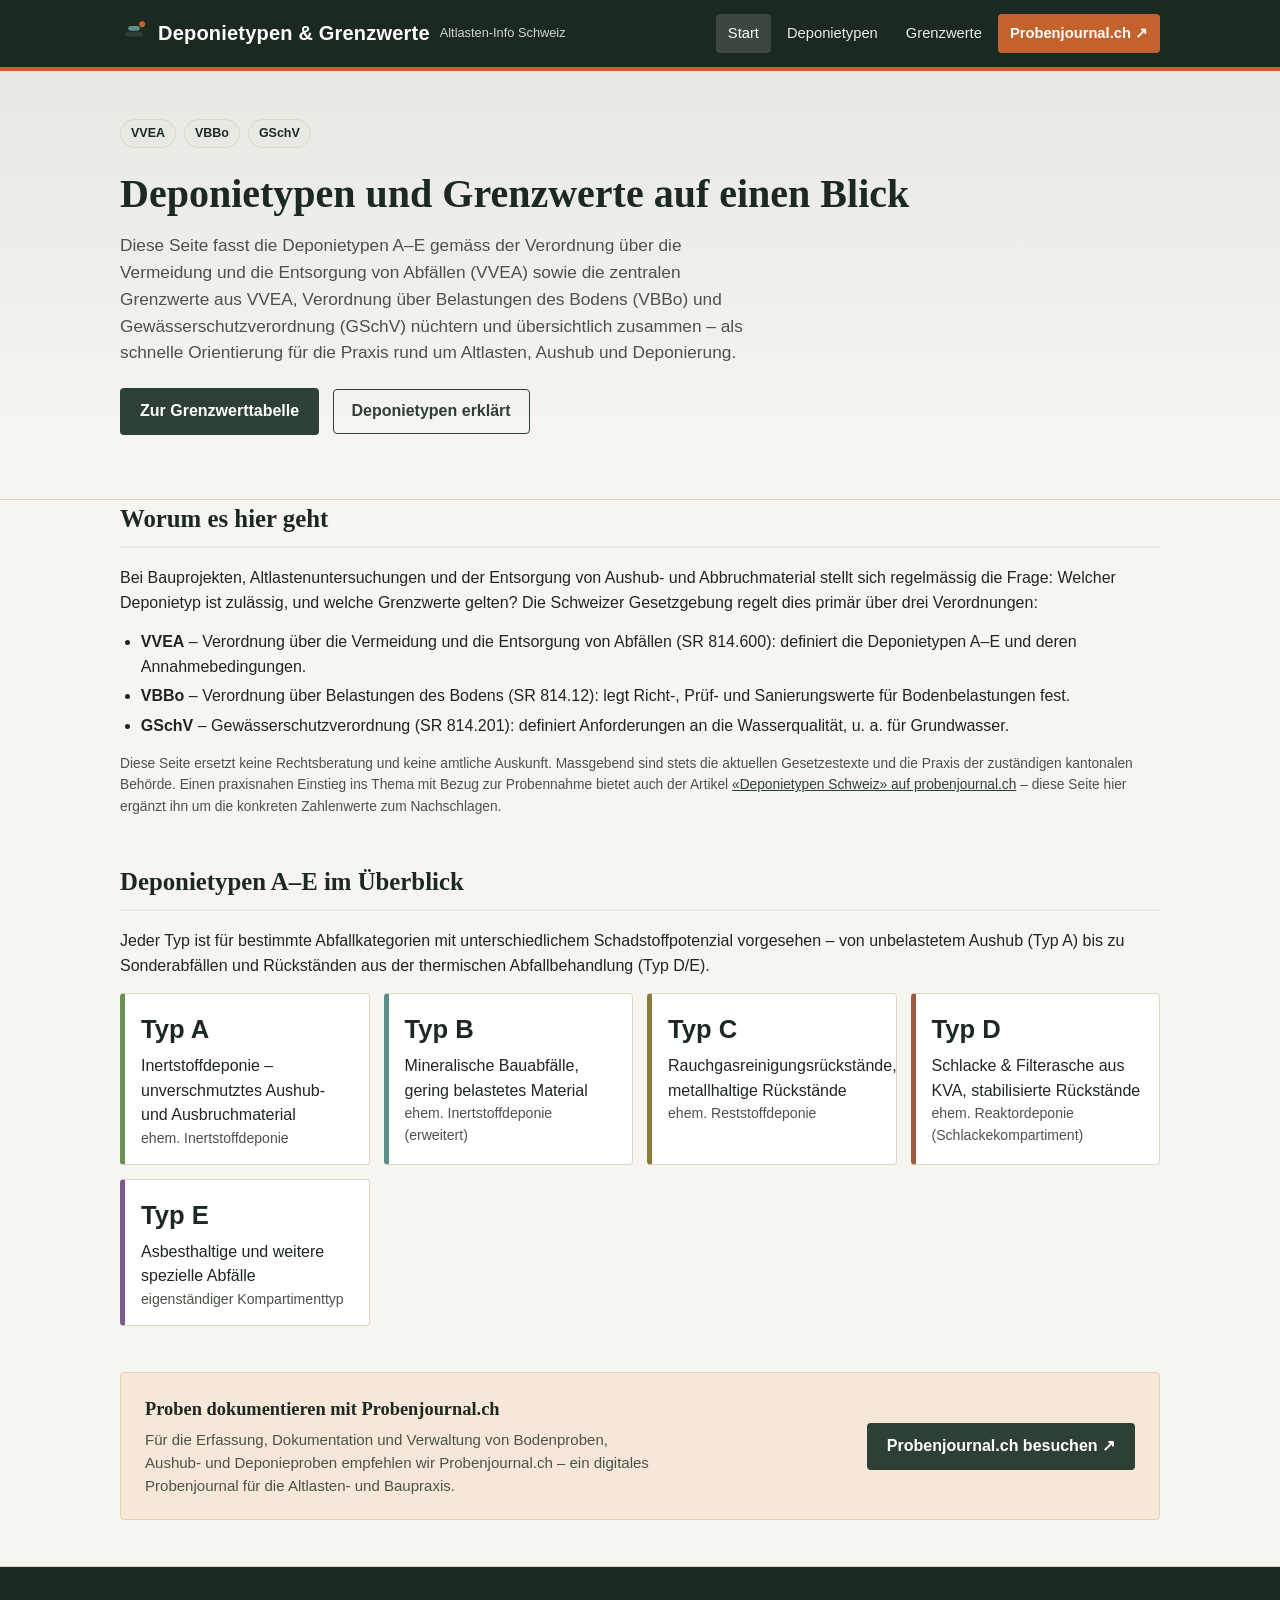
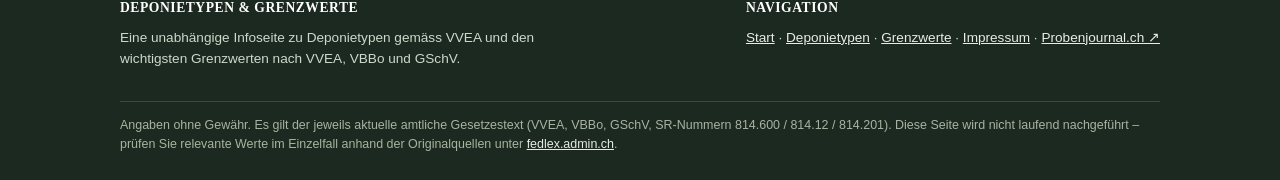
<file: index.html>
<!DOCTYPE html>
<html lang="de">
<head>
<meta charset="UTF-8">
<meta name="viewport" content="width=device-width, initial-scale=1">
<title>Deponietypen &amp; Grenzwerte Schweiz | Altlasten-Info</title>
<meta name="description" content="Altlasten-Infoseite: Deponietypen A–E (Inertstoffdeponie, Reststoffdeponie, Reaktordeponie) gemäss VVEA sowie Grenzwerttabellen nach VVEA, VBBo und GSchV für Aushubmaterial, Boden, Deponien und Grundwasser.">
<meta name="robots" content="index, follow">
<link rel="canonical" href="https://deponietypen.ch/">

<meta property="og:type" content="website">
<meta property="og:site_name" content="Deponietypen & Grenzwerte">
<meta property="og:title" content="Deponietypen &amp; Grenzwerte Schweiz | Altlasten-Info">
<meta property="og:description" content="Deponietypen A–E, Inertstoffdeponie bis Reaktordeponie, sowie alle Grenzwerte nach VVEA, VBBo, GSchV und PFAS – kompakt für die Altlasten- und Baupraxis.">
<meta property="og:url" content="https://deponietypen.ch/">
<meta property="og:locale" content="de_CH">
<meta property="og:image" content="https://deponietypen.ch/img/og-cover.png">
<meta property="og:image:width" content="1200">
<meta property="og:image:height" content="630">
<meta name="twitter:card" content="summary_large_image">
<meta name="twitter:image" content="https://deponietypen.ch/img/og-cover.png">

<link rel="icon" type="image/svg+xml" href="img/logo.svg">
<link rel="stylesheet" href="css/style.css">

<script type="application/ld+json">
{
  "@context": "https://schema.org",
  "@type": "WebSite",
  "name": "Deponietypen & Grenzwerte",
  "url": "https://deponietypen.ch/",
  "description": "Infoseite zu Deponietypen A–E gemäss VVEA und Grenzwerten nach VVEA, VBBo, GSchV und PFAS für Altlasten, Aushub und Deponierung in der Schweiz.",
  "inLanguage": "de-CH"
}
</script>
</head>
<body>

<header class="site-header">
  <div class="wrap">
    <a class="brand" href="index.html">
      <img src="img/logo.svg" alt="" class="brand-logo" width="28" height="28">
      <strong>Deponietypen&nbsp;&amp;&nbsp;Grenzwerte</strong>
      <span class="sub">Altlasten-Info Schweiz</span>
    </a>
    <nav class="main-nav">
      <a href="index.html" aria-current="page">Start</a>
      <a href="deponietypen.html">Deponietypen</a>
      <a href="grenzwerte.html">Grenzwerte</a>
      <a class="cta" href="https://probenjournal.ch" target="_blank" rel="noopener">Probenjournal.ch ↗</a>
    </nav>
  </div>
</header>

<div class="hero">
  <div class="wrap">
    <div class="badge-row">
      <span class="badge">VVEA</span>
      <span class="badge">VBBo</span>
      <span class="badge">GSchV</span>
    </div>
    <h1>Deponietypen und Grenzwerte auf einen Blick</h1>
    <p class="lead">
      Diese Seite fasst die Deponietypen A–E gemäss der Verordnung über die
      Vermeidung und die Entsorgung von Abfällen (VVEA) sowie die zentralen
      Grenzwerte aus VVEA, Verordnung über Belastungen des Bodens (VBBo) und
      Gewässerschutzverordnung (GSchV) nüchtern und übersichtlich zusammen –
      als schnelle Orientierung für die Praxis rund um Altlasten, Aushub und
      Deponierung.
    </p>
    <a class="btn" href="grenzwerte.html">Zur Grenzwerttabelle</a>
    &nbsp;
    <a class="btn-outline" href="deponietypen.html">Deponietypen erklärt</a>
  </div>
</div>

<main class="wrap">

  <section class="block">
    <h2>Worum es hier geht</h2>
    <p>
      Bei Bauprojekten, Altlastenuntersuchungen und der Entsorgung von Aushub-
      und Abbruchmaterial stellt sich regelmässig die Frage: Welcher
      Deponietyp ist zulässig, und welche Grenzwerte gelten? Die Schweizer
      Gesetzgebung regelt dies primär über drei Verordnungen:
    </p>
    <ul>
      <li><strong>VVEA</strong> – Verordnung über die Vermeidung und die Entsorgung von Abfällen (SR 814.600): definiert die Deponietypen A–E und deren Annahmebedingungen.</li>
      <li><strong>VBBo</strong> – Verordnung über Belastungen des Bodens (SR 814.12): legt Richt-, Prüf- und Sanierungswerte für Bodenbelastungen fest.</li>
      <li><strong>GSchV</strong> – Gewässerschutzverordnung (SR 814.201): definiert Anforderungen an die Wasserqualität, u. a. für Grundwasser.</li>
    </ul>
    <p class="small muted">
      Diese Seite ersetzt keine Rechtsberatung und keine amtliche Auskunft.
      Massgebend sind stets die aktuellen Gesetzestexte und die Praxis der
      zuständigen kantonalen Behörde. Einen praxisnahen Einstieg ins Thema
      mit Bezug zur Probennahme bietet auch der Artikel
      <a href="https://probenjournal.ch/wissen/deponietypen-schweiz.html" target="_blank" rel="noopener">«Deponietypen Schweiz» auf probenjournal.ch</a> –
      diese Seite hier ergänzt ihn um die konkreten Zahlenwerte zum Nachschlagen.
    </p>
  </section>

  <section class="block">
    <h2>Deponietypen A–E im Überblick</h2>
    <p>Jeder Typ ist für bestimmte Abfallkategorien mit unterschiedlichem Schadstoffpotenzial vorgesehen – von unbelastetem Aushub (Typ A) bis zu Sonderabfällen und Rückständen aus der thermischen Abfallbehandlung (Typ D/E).</p>
    <div class="card-grid">
      <a class="type-card" data-typ="A" href="deponietypen.html#typ-a">
        <span class="type-letter">Typ A</span>
        Inertstoffdeponie – unverschmutztes Aushub- und Ausbruchmaterial
        <p>ehem. Inertstoffdeponie</p>
      </a>
      <a class="type-card" data-typ="B" href="deponietypen.html#typ-b">
        <span class="type-letter">Typ B</span>
        Mineralische Bauabfälle, gering belastetes Material
        <p>ehem. Inertstoffdeponie (erweitert)</p>
      </a>
      <a class="type-card" data-typ="C" href="deponietypen.html#typ-c">
        <span class="type-letter">Typ C</span>
        Rauchgasreinigungsrückstände, metallhaltige Rückstände
        <p>ehem. Reststoffdeponie</p>
      </a>
      <a class="type-card" data-typ="D" href="deponietypen.html#typ-d">
        <span class="type-letter">Typ D</span>
        Schlacke &amp; Filterasche aus KVA, stabilisierte Rückstände
        <p>ehem. Reaktordeponie (Schlackekompartiment)</p>
      </a>
      <a class="type-card" data-typ="E" href="deponietypen.html#typ-e">
        <span class="type-letter">Typ E</span>
        Asbesthaltige und weitere spezielle Abfälle
        <p>eigenständiger Kompartimenttyp</p>
      </a>
    </div>
  </section>

  <section class="block">
    <div class="cta-box">
      <div>
        <h3>Proben dokumentieren mit Probenjournal.ch</h3>
        <p>Für die Erfassung, Dokumentation und Verwaltung von Bodenproben, Aushub- und Deponieproben empfehlen wir Probenjournal.ch – ein digitales Probenjournal für die Altlasten- und Baupraxis.</p>
      </div>
      <a class="btn" href="https://probenjournal.ch" target="_blank" rel="noopener">Probenjournal.ch besuchen ↗</a>
    </div>
  </section>

</main>

<footer class="site-footer">
  <div class="wrap">
    <div class="foot-grid">
      <div class="foot-col">
        <h4>Deponietypen &amp; Grenzwerte</h4>
        <p>Eine unabhängige Infoseite zu Deponietypen gemäss VVEA und den wichtigsten Grenzwerten nach VVEA, VBBo und GSchV.</p>
      </div>
      <div class="foot-col">
        <h4>Navigation</h4>
        <p>
          <a href="index.html">Start</a> ·
          <a href="deponietypen.html">Deponietypen</a> ·
          <a href="grenzwerte.html">Grenzwerte</a> ·
          <a href="impressum.html">Impressum</a> ·
          <a href="https://probenjournal.ch" target="_blank" rel="noopener">Probenjournal.ch ↗</a>
        </p>
      </div>
    </div>
    <div class="disclaimer">
      Angaben ohne Gewähr. Es gilt der jeweils aktuelle amtliche Gesetzestext
      (VVEA, VBBo, GSchV, SR-Nummern 814.600 / 814.12 / 814.201). Diese Seite
      wird nicht laufend nachgeführt – prüfen Sie relevante Werte im Einzelfall
      anhand der Originalquellen unter
      <a href="https://www.fedlex.admin.ch" target="_blank" rel="noopener">fedlex.admin.ch</a>.
    </div>
  </div>
</footer>

</body>
</html>
</file>
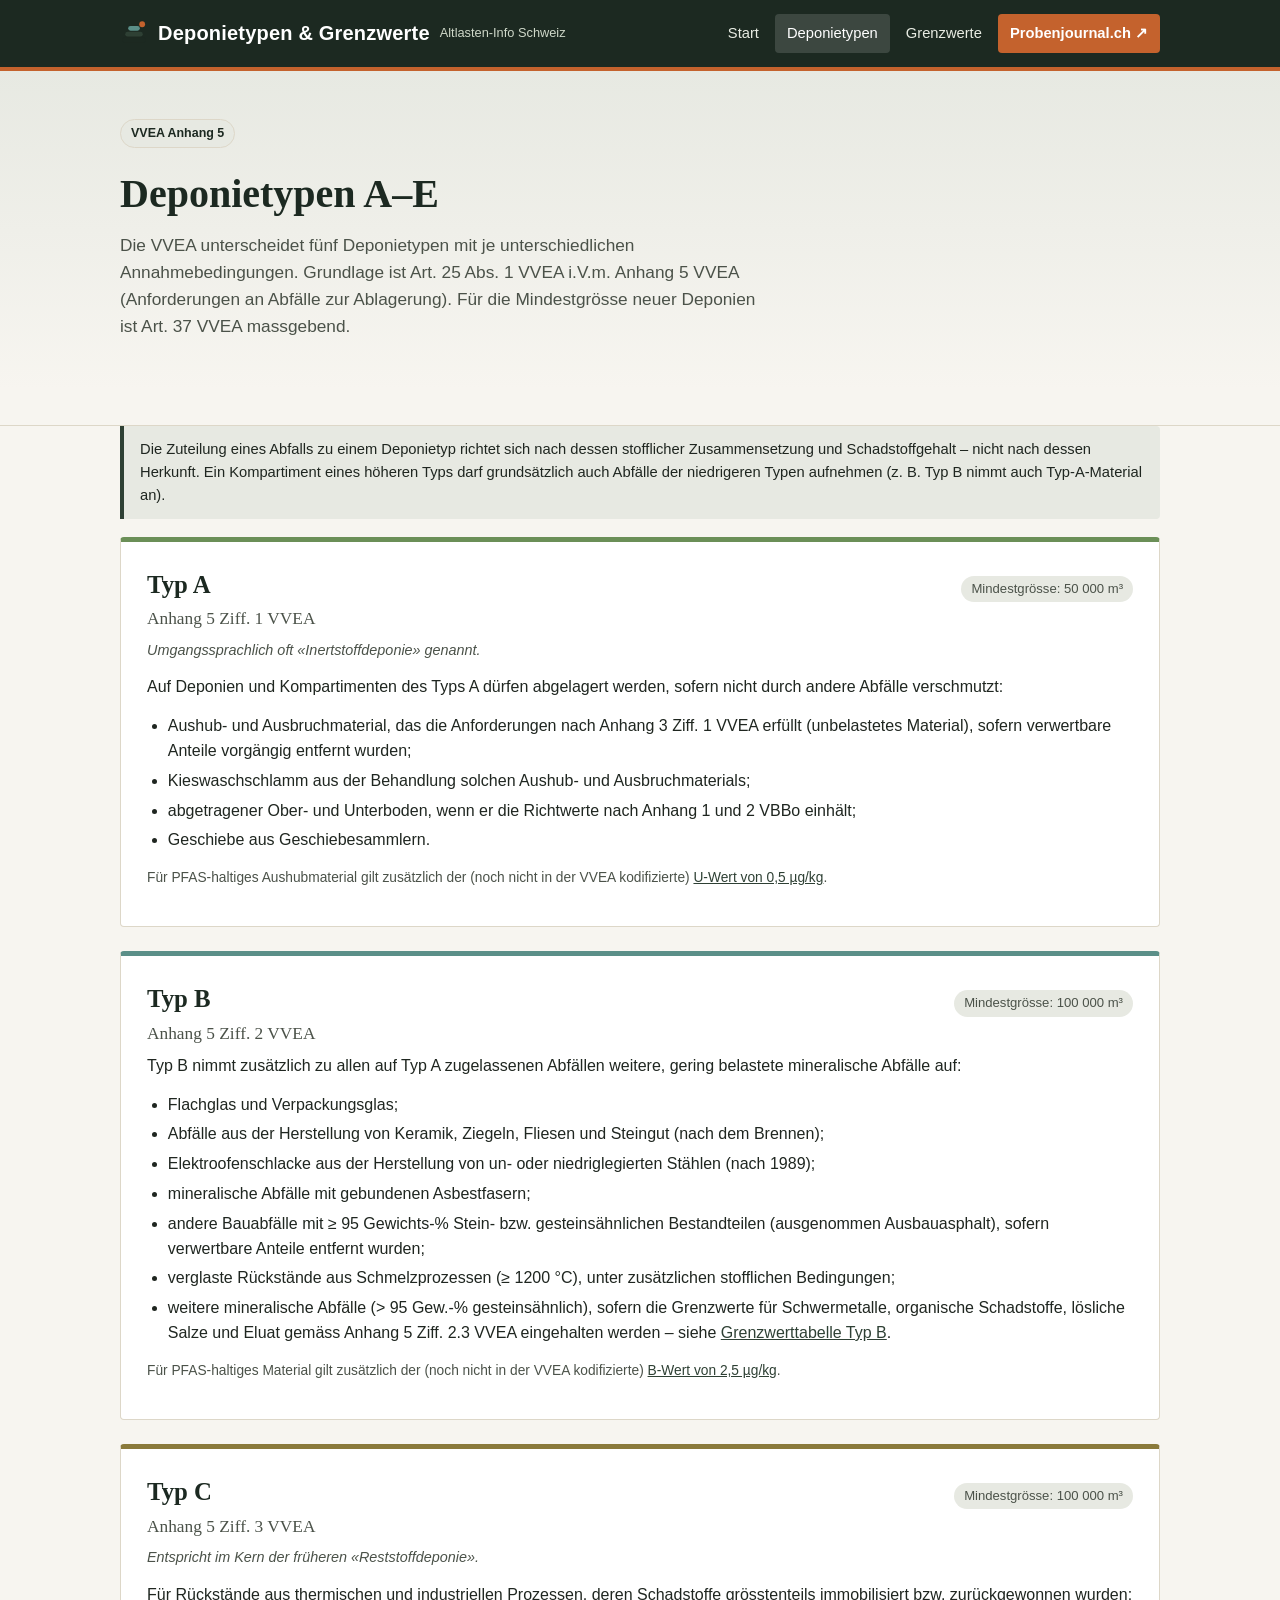
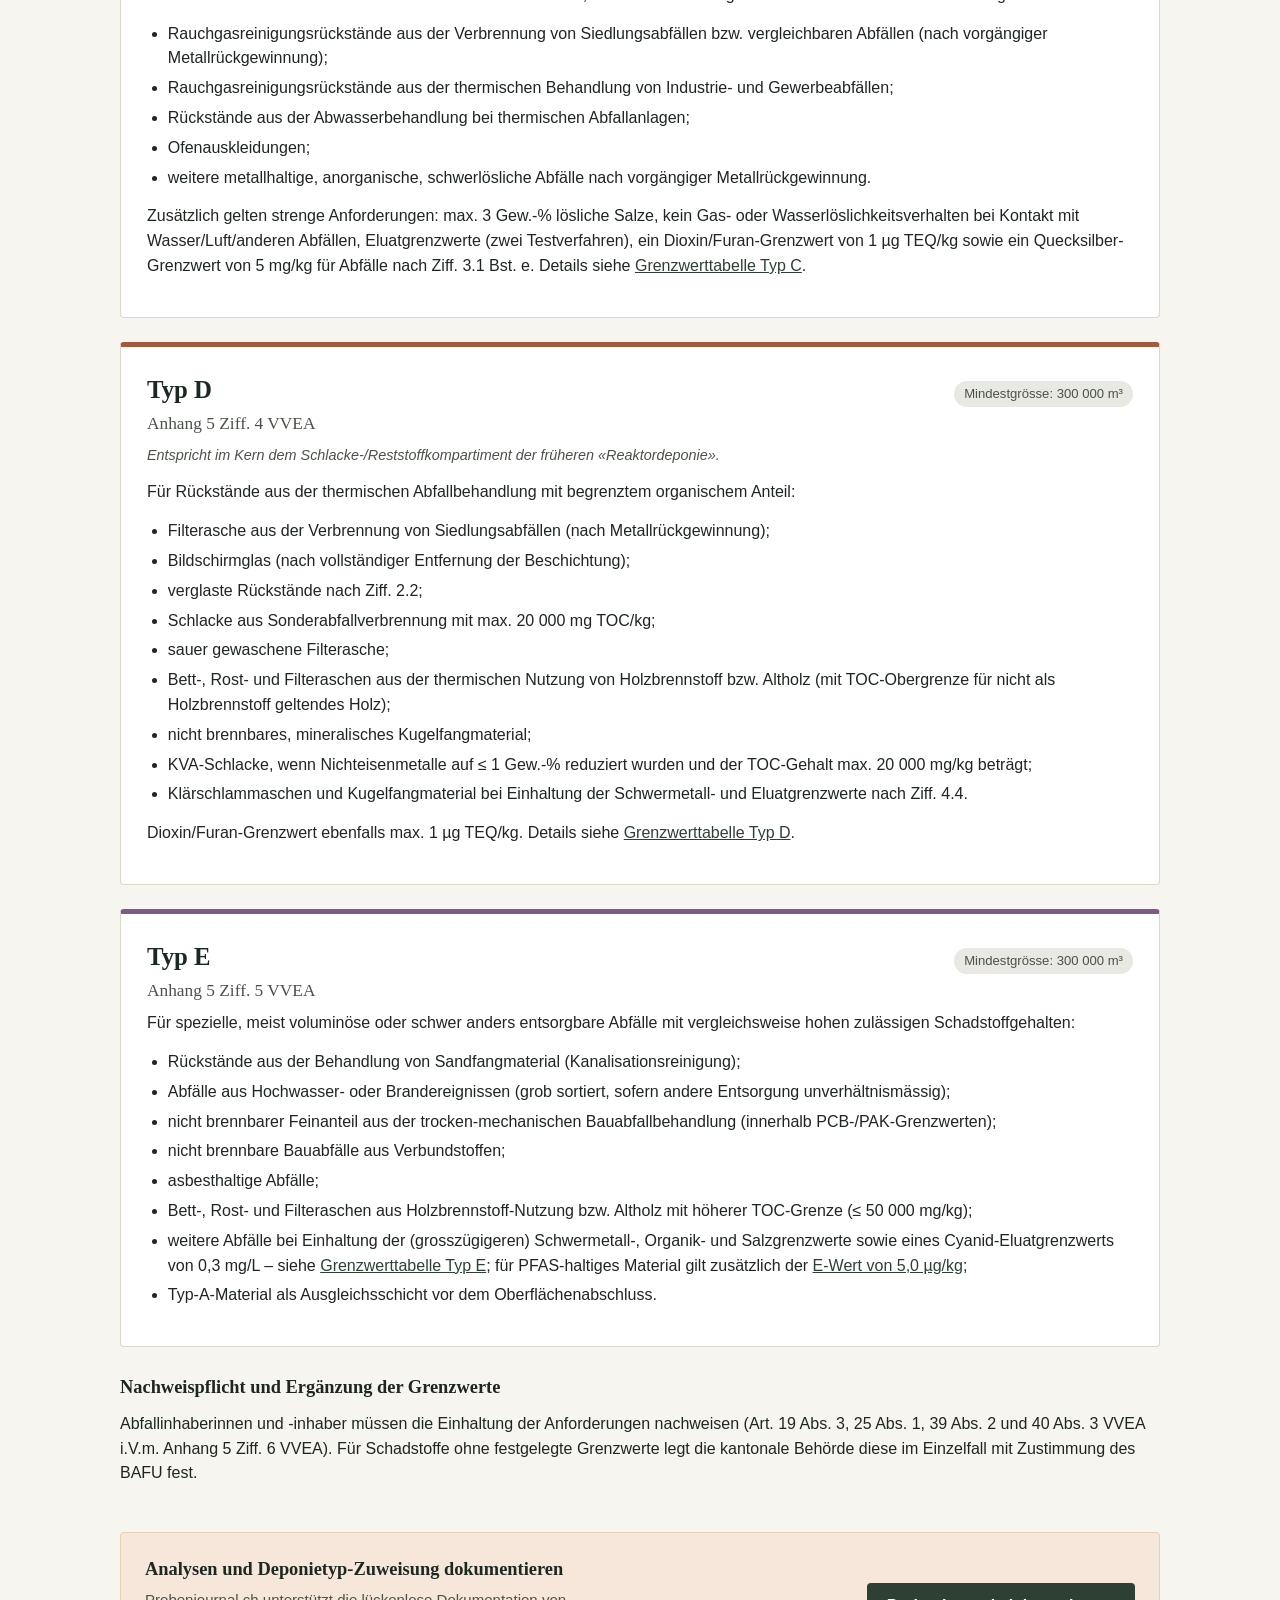
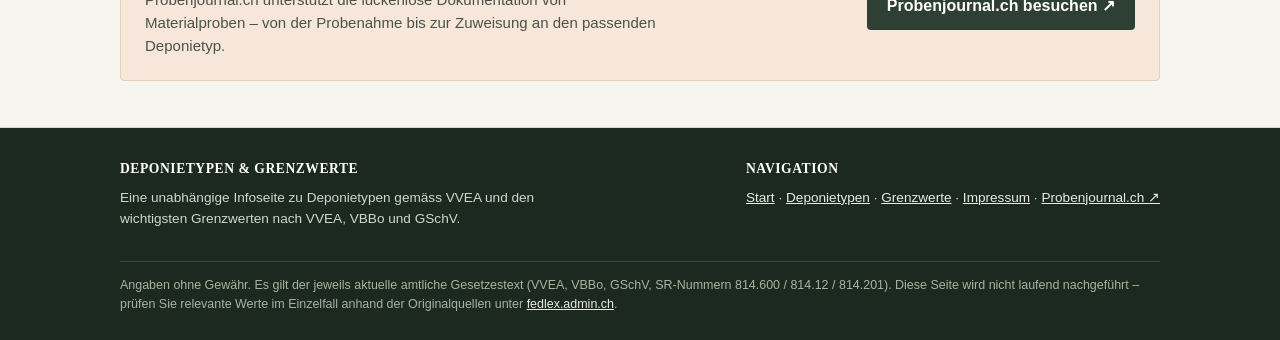
<file: deponietypen.html>
<!DOCTYPE html>
<html lang="de">
<head>
<meta charset="UTF-8">
<meta name="viewport" content="width=device-width, initial-scale=1">
<title>Deponietypen A–E: Inertstoffdeponie &amp; Co. nach VVEA</title>
<meta name="description" content="Deponietyp A, B, C, D und E gemäss Anhang 5 VVEA erklärt – von Inertstoffdeponie über Reststoffdeponie bis Reaktordeponie: zulässige Abfälle, Mindestgrössen und Anforderungen für Altlasten- und Baupraxis.">
<meta name="robots" content="index, follow">
<link rel="canonical" href="https://deponietypen.ch/deponietypen.html">

<meta property="og:type" content="article">
<meta property="og:site_name" content="Deponietypen & Grenzwerte">
<meta property="og:title" content="Deponietypen A–E: Inertstoffdeponie &amp; Co. nach VVEA">
<meta property="og:description" content="Deponietyp A bis E gemäss VVEA erklärt: zulässige Abfälle, Mindestgrössen und Anforderungen im Überblick.">
<meta property="og:url" content="https://deponietypen.ch/deponietypen.html">
<meta property="og:locale" content="de_CH">
<meta property="og:image" content="https://deponietypen.ch/img/og-cover.png">
<meta property="og:image:width" content="1200">
<meta property="og:image:height" content="630">
<meta name="twitter:card" content="summary_large_image">
<meta name="twitter:image" content="https://deponietypen.ch/img/og-cover.png">

<link rel="icon" type="image/svg+xml" href="img/logo.svg">
<link rel="stylesheet" href="css/style.css">

<script type="application/ld+json">
{
  "@context": "https://schema.org",
  "@type": "BreadcrumbList",
  "itemListElement": [
    { "@type": "ListItem", "position": 1, "name": "Start", "item": "https://deponietypen.ch/" },
    { "@type": "ListItem", "position": 2, "name": "Deponietypen", "item": "https://deponietypen.ch/deponietypen.html" }
  ]
}
</script>
</head>
<body>

<header class="site-header">
  <div class="wrap">
    <a class="brand" href="index.html">
      <img src="img/logo.svg" alt="" class="brand-logo" width="28" height="28">
      <strong>Deponietypen&nbsp;&amp;&nbsp;Grenzwerte</strong>
      <span class="sub">Altlasten-Info Schweiz</span>
    </a>
    <nav class="main-nav">
      <a href="index.html">Start</a>
      <a href="deponietypen.html" aria-current="page">Deponietypen</a>
      <a href="grenzwerte.html">Grenzwerte</a>
      <a class="cta" href="https://probenjournal.ch" target="_blank" rel="noopener">Probenjournal.ch ↗</a>
    </nav>
  </div>
</header>

<div class="hero">
  <div class="wrap">
    <div class="badge-row"><span class="badge">VVEA Anhang 5</span></div>
    <h1>Deponietypen A–E</h1>
    <p class="lead">
      Die VVEA unterscheidet fünf Deponietypen mit je unterschiedlichen
      Annahmebedingungen. Grundlage ist Art. 25 Abs. 1 VVEA i.V.m. Anhang 5 VVEA
      (Anforderungen an Abfälle zur Ablagerung). Für die Mindestgrösse neuer
      Deponien ist Art. 37 VVEA massgebend.
    </p>
  </div>
</div>

<main class="wrap">

  <div class="callout">
    Die Zuteilung eines Abfalls zu einem Deponietyp richtet sich nach dessen
    stofflicher Zusammensetzung und Schadstoffgehalt – nicht nach dessen
    Herkunft. Ein Kompartiment eines höheren Typs darf grundsätzlich auch
    Abfälle der niedrigeren Typen aufnehmen (z. B. Typ B nimmt auch Typ-A-Material an).
  </div>

  <section class="typ-section" id="typ-a" data-typ="A">
    <div class="typ-head">
      <h2>Typ A <span class="art-ref">Anhang 5 Ziff. 1 VVEA</span></h2>
      <span class="typ-meta">Mindestgrösse: 50 000 m³</span>
    </div>
    <p class="former-name">Umgangssprachlich oft «Inertstoffdeponie» genannt.</p>
    <p>Auf Deponien und Kompartimenten des Typs A dürfen abgelagert werden, sofern nicht durch andere Abfälle verschmutzt:</p>
    <ul>
      <li>Aushub- und Ausbruchmaterial, das die Anforderungen nach Anhang 3 Ziff. 1 VVEA erfüllt (unbelastetes Material), sofern verwertbare Anteile vorgängig entfernt wurden;</li>
      <li>Kieswaschschlamm aus der Behandlung solchen Aushub- und Ausbruchmaterials;</li>
      <li>abgetragener Ober- und Unterboden, wenn er die Richtwerte nach Anhang 1 und 2 VBBo einhält;</li>
      <li>Geschiebe aus Geschiebesammlern.</li>
    </ul>
    <p class="small muted">Für PFAS-haltiges Aushubmaterial gilt zusätzlich der (noch nicht in der VVEA kodifizierte) <a href="grenzwerte.html#pfas">U-Wert von 0,5 µg/kg</a>.</p>
  </section>

  <section class="typ-section" id="typ-b" data-typ="B">
    <div class="typ-head">
      <h2>Typ B <span class="art-ref">Anhang 5 Ziff. 2 VVEA</span></h2>
      <span class="typ-meta">Mindestgrösse: 100 000 m³</span>
    </div>
    <p>Typ B nimmt zusätzlich zu allen auf Typ A zugelassenen Abfällen weitere, gering belastete mineralische Abfälle auf:</p>
    <ul>
      <li>Flachglas und Verpackungsglas;</li>
      <li>Abfälle aus der Herstellung von Keramik, Ziegeln, Fliesen und Steingut (nach dem Brennen);</li>
      <li>Elektroofenschlacke aus der Herstellung von un- oder niedriglegierten Stählen (nach 1989);</li>
      <li>mineralische Abfälle mit gebundenen Asbestfasern;</li>
      <li>andere Bauabfälle mit ≥ 95 Gewichts-% Stein- bzw. gesteinsähnlichen Bestandteilen (ausgenommen Ausbauasphalt), sofern verwertbare Anteile entfernt wurden;</li>
      <li>verglaste Rückstände aus Schmelzprozessen (≥ 1200 °C), unter zusätzlichen stofflichen Bedingungen;</li>
      <li>weitere mineralische Abfälle (&gt; 95 Gew.-% gesteinsähnlich), sofern die Grenzwerte für Schwermetalle, organische Schadstoffe, lösliche Salze und Eluat gemäss Anhang 5 Ziff. 2.3 VVEA eingehalten werden – siehe <a href="grenzwerte.html#matrix">Grenzwerttabelle Typ B</a>.</li>
    </ul>
    <p class="small muted">Für PFAS-haltiges Material gilt zusätzlich der (noch nicht in der VVEA kodifizierte) <a href="grenzwerte.html#pfas">B-Wert von 2,5 µg/kg</a>.</p>
  </section>

  <section class="typ-section" id="typ-c" data-typ="C">
    <div class="typ-head">
      <h2>Typ C <span class="art-ref">Anhang 5 Ziff. 3 VVEA</span></h2>
      <span class="typ-meta">Mindestgrösse: 100 000 m³</span>
    </div>
    <p class="former-name">Entspricht im Kern der früheren «Reststoffdeponie».</p>
    <p>Für Rückstände aus thermischen und industriellen Prozessen, deren Schadstoffe grösstenteils immobilisiert bzw. zurückgewonnen wurden:</p>
    <ul>
      <li>Rauchgasreinigungsrückstände aus der Verbrennung von Siedlungsabfällen bzw. vergleichbaren Abfällen (nach vorgängiger Metallrückgewinnung);</li>
      <li>Rauchgasreinigungsrückstände aus der thermischen Behandlung von Industrie- und Gewerbeabfällen;</li>
      <li>Rückstände aus der Abwasserbehandlung bei thermischen Abfallanlagen;</li>
      <li>Ofenauskleidungen;</li>
      <li>weitere metallhaltige, anorganische, schwerlösliche Abfälle nach vorgängiger Metallrückgewinnung.</li>
    </ul>
    <p>Zusätzlich gelten strenge Anforderungen: max. 3 Gew.-% lösliche Salze, kein Gas- oder Wasserlöslichkeitsverhalten bei Kontakt mit Wasser/Luft/anderen Abfällen, Eluatgrenzwerte (zwei Testverfahren), ein Dioxin/Furan-Grenzwert von 1 µg TEQ/kg sowie ein Quecksilber-Grenzwert von 5 mg/kg für Abfälle nach Ziff. 3.1 Bst. e. Details siehe <a href="grenzwerte.html#matrix">Grenzwerttabelle Typ C</a>.</p>
  </section>

  <section class="typ-section" id="typ-d" data-typ="D">
    <div class="typ-head">
      <h2>Typ D <span class="art-ref">Anhang 5 Ziff. 4 VVEA</span></h2>
      <span class="typ-meta">Mindestgrösse: 300 000 m³</span>
    </div>
    <p class="former-name">Entspricht im Kern dem Schlacke-/Reststoffkompartiment der früheren «Reaktordeponie».</p>
    <p>Für Rückstände aus der thermischen Abfallbehandlung mit begrenztem organischem Anteil:</p>
    <ul>
      <li>Filterasche aus der Verbrennung von Siedlungsabfällen (nach Metallrückgewinnung);</li>
      <li>Bildschirmglas (nach vollständiger Entfernung der Beschichtung);</li>
      <li>verglaste Rückstände nach Ziff. 2.2;</li>
      <li>Schlacke aus Sonderabfallverbrennung mit max. 20 000 mg TOC/kg;</li>
      <li>sauer gewaschene Filterasche;</li>
      <li>Bett-, Rost- und Filteraschen aus der thermischen Nutzung von Holzbrennstoff bzw. Altholz (mit TOC-Obergrenze für nicht als Holzbrennstoff geltendes Holz);</li>
      <li>nicht brennbares, mineralisches Kugelfangmaterial;</li>
      <li>KVA-Schlacke, wenn Nichteisenmetalle auf ≤ 1 Gew.-% reduziert wurden und der TOC-Gehalt max. 20 000 mg/kg beträgt;</li>
      <li>Klärschlammaschen und Kugelfangmaterial bei Einhaltung der Schwermetall- und Eluatgrenzwerte nach Ziff. 4.4.</li>
    </ul>
    <p>Dioxin/Furan-Grenzwert ebenfalls max. 1 µg TEQ/kg. Details siehe <a href="grenzwerte.html#matrix">Grenzwerttabelle Typ D</a>.</p>
  </section>

  <section class="typ-section" id="typ-e" data-typ="E">
    <div class="typ-head">
      <h2>Typ E <span class="art-ref">Anhang 5 Ziff. 5 VVEA</span></h2>
      <span class="typ-meta">Mindestgrösse: 300 000 m³</span>
    </div>
    <p>Für spezielle, meist voluminöse oder schwer anders entsorgbare Abfälle mit vergleichsweise hohen zulässigen Schadstoffgehalten:</p>
    <ul>
      <li>Rückstände aus der Behandlung von Sandfangmaterial (Kanalisationsreinigung);</li>
      <li>Abfälle aus Hochwasser- oder Brandereignissen (grob sortiert, sofern andere Entsorgung unverhältnismässig);</li>
      <li>nicht brennbarer Feinanteil aus der trocken-mechanischen Bauabfallbehandlung (innerhalb PCB-/PAK-Grenzwerten);</li>
      <li>nicht brennbare Bauabfälle aus Verbundstoffen;</li>
      <li>asbesthaltige Abfälle;</li>
      <li>Bett-, Rost- und Filteraschen aus Holzbrennstoff-Nutzung bzw. Altholz mit höherer TOC-Grenze (≤ 50 000 mg/kg);</li>
      <li>weitere Abfälle bei Einhaltung der (grosszügigeren) Schwermetall-, Organik- und Salzgrenzwerte sowie eines Cyanid-Eluatgrenzwerts von 0,3 mg/L – siehe <a href="grenzwerte.html#matrix">Grenzwerttabelle Typ E</a>; für PFAS-haltiges Material gilt zusätzlich der <a href="grenzwerte.html#pfas">E-Wert von 5,0 µg/kg</a>;</li>
      <li>Typ-A-Material als Ausgleichsschicht vor dem Oberflächenabschluss.</li>
    </ul>
  </section>

  <section class="block">
    <h3>Nachweispflicht und Ergänzung der Grenzwerte</h3>
    <p>
      Abfallinhaberinnen und -inhaber müssen die Einhaltung der Anforderungen
      nachweisen (Art. 19 Abs. 3, 25 Abs. 1, 39 Abs. 2 und 40 Abs. 3 VVEA i.V.m.
      Anhang 5 Ziff. 6 VVEA). Für Schadstoffe ohne festgelegte Grenzwerte legt
      die kantonale Behörde diese im Einzelfall mit Zustimmung des BAFU fest.
    </p>
  </section>

  <section class="block">
    <div class="cta-box">
      <div>
        <h3>Analysen und Deponietyp-Zuweisung dokumentieren</h3>
        <p>Probenjournal.ch unterstützt die lückenlose Dokumentation von Materialproben – von der Probenahme bis zur Zuweisung an den passenden Deponietyp.</p>
      </div>
      <a class="btn" href="https://probenjournal.ch" target="_blank" rel="noopener">Probenjournal.ch besuchen ↗</a>
    </div>
  </section>

</main>

<footer class="site-footer">
  <div class="wrap">
    <div class="foot-grid">
      <div class="foot-col">
        <h4>Deponietypen &amp; Grenzwerte</h4>
        <p>Eine unabhängige Infoseite zu Deponietypen gemäss VVEA und den wichtigsten Grenzwerten nach VVEA, VBBo und GSchV.</p>
      </div>
      <div class="foot-col">
        <h4>Navigation</h4>
        <p>
          <a href="index.html">Start</a> ·
          <a href="deponietypen.html">Deponietypen</a> ·
          <a href="grenzwerte.html">Grenzwerte</a> ·
          <a href="impressum.html">Impressum</a> ·
          <a href="https://probenjournal.ch" target="_blank" rel="noopener">Probenjournal.ch ↗</a>
        </p>
      </div>
    </div>
    <div class="disclaimer">
      Angaben ohne Gewähr. Es gilt der jeweils aktuelle amtliche Gesetzestext
      (VVEA, VBBo, GSchV, SR-Nummern 814.600 / 814.12 / 814.201). Diese Seite
      wird nicht laufend nachgeführt – prüfen Sie relevante Werte im Einzelfall
      anhand der Originalquellen unter
      <a href="https://www.fedlex.admin.ch" target="_blank" rel="noopener">fedlex.admin.ch</a>.
    </div>
  </div>
</footer>

</body>
</html>
</file>
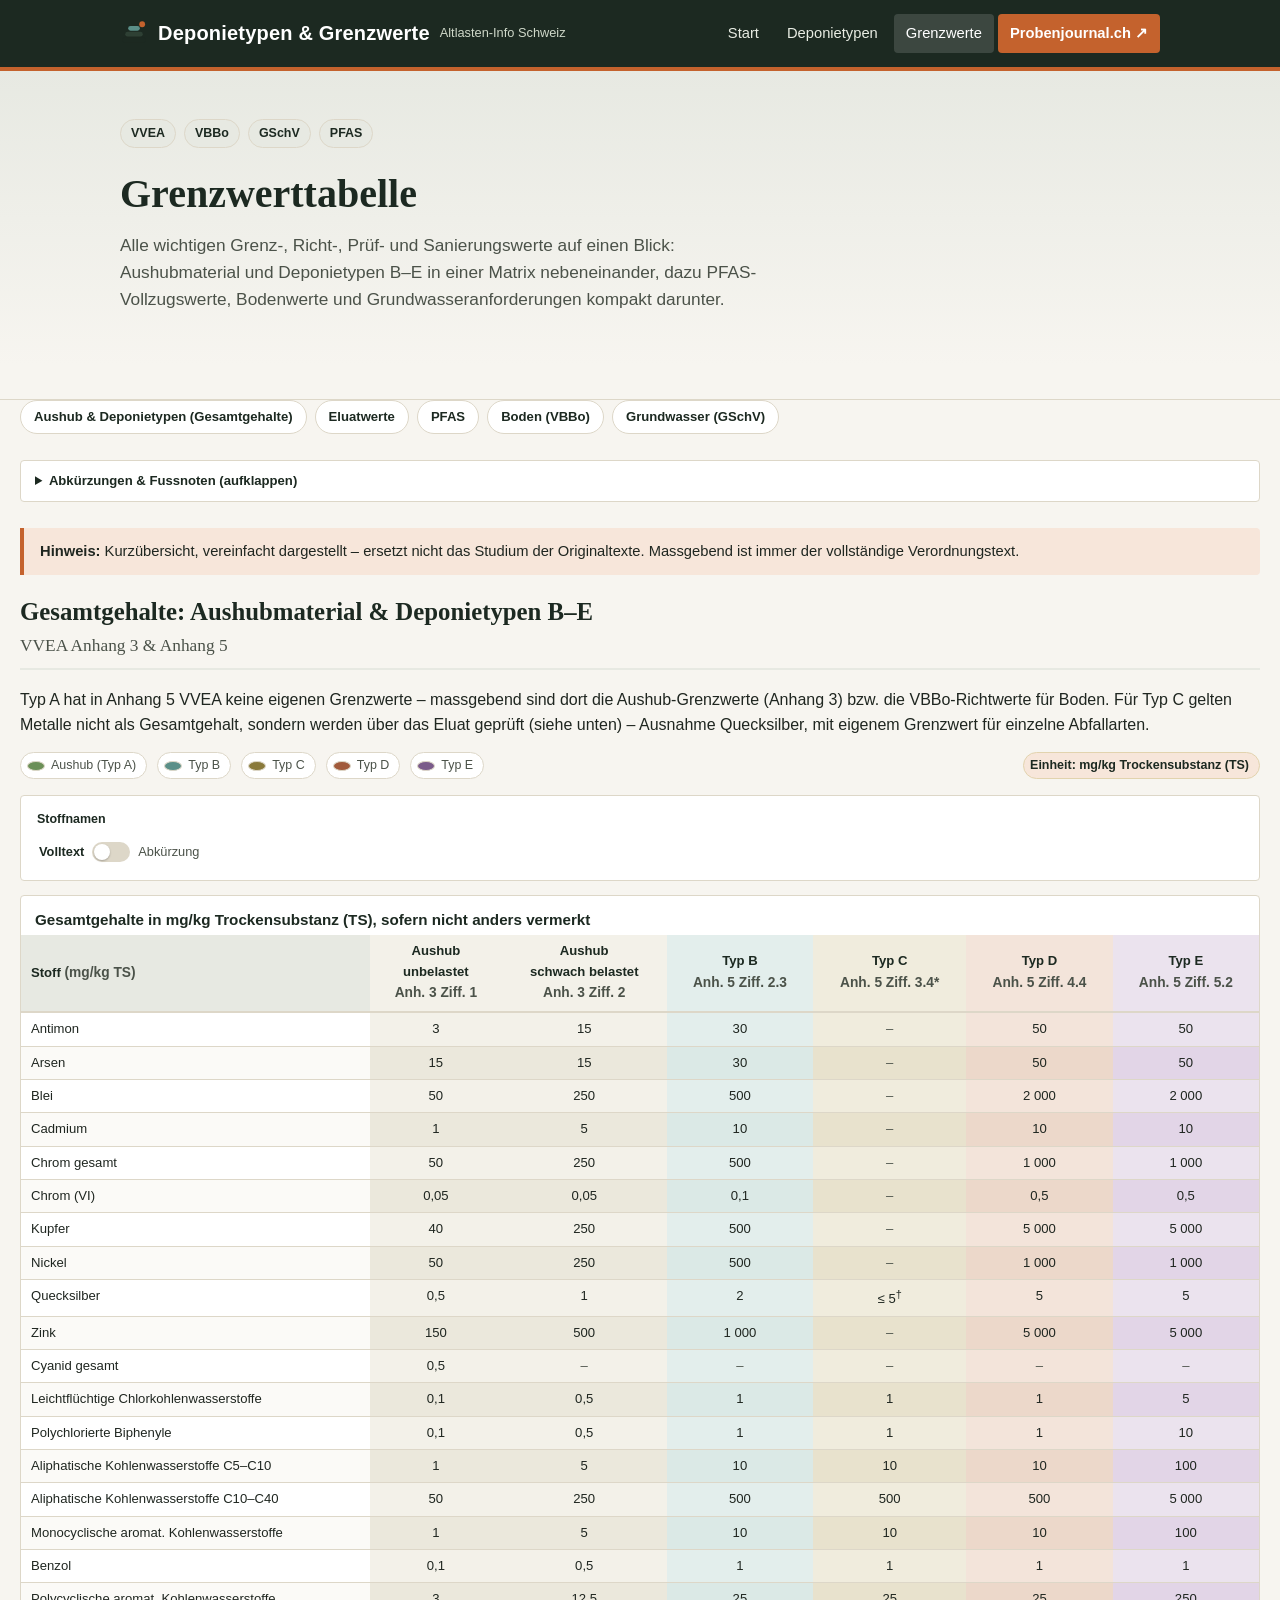
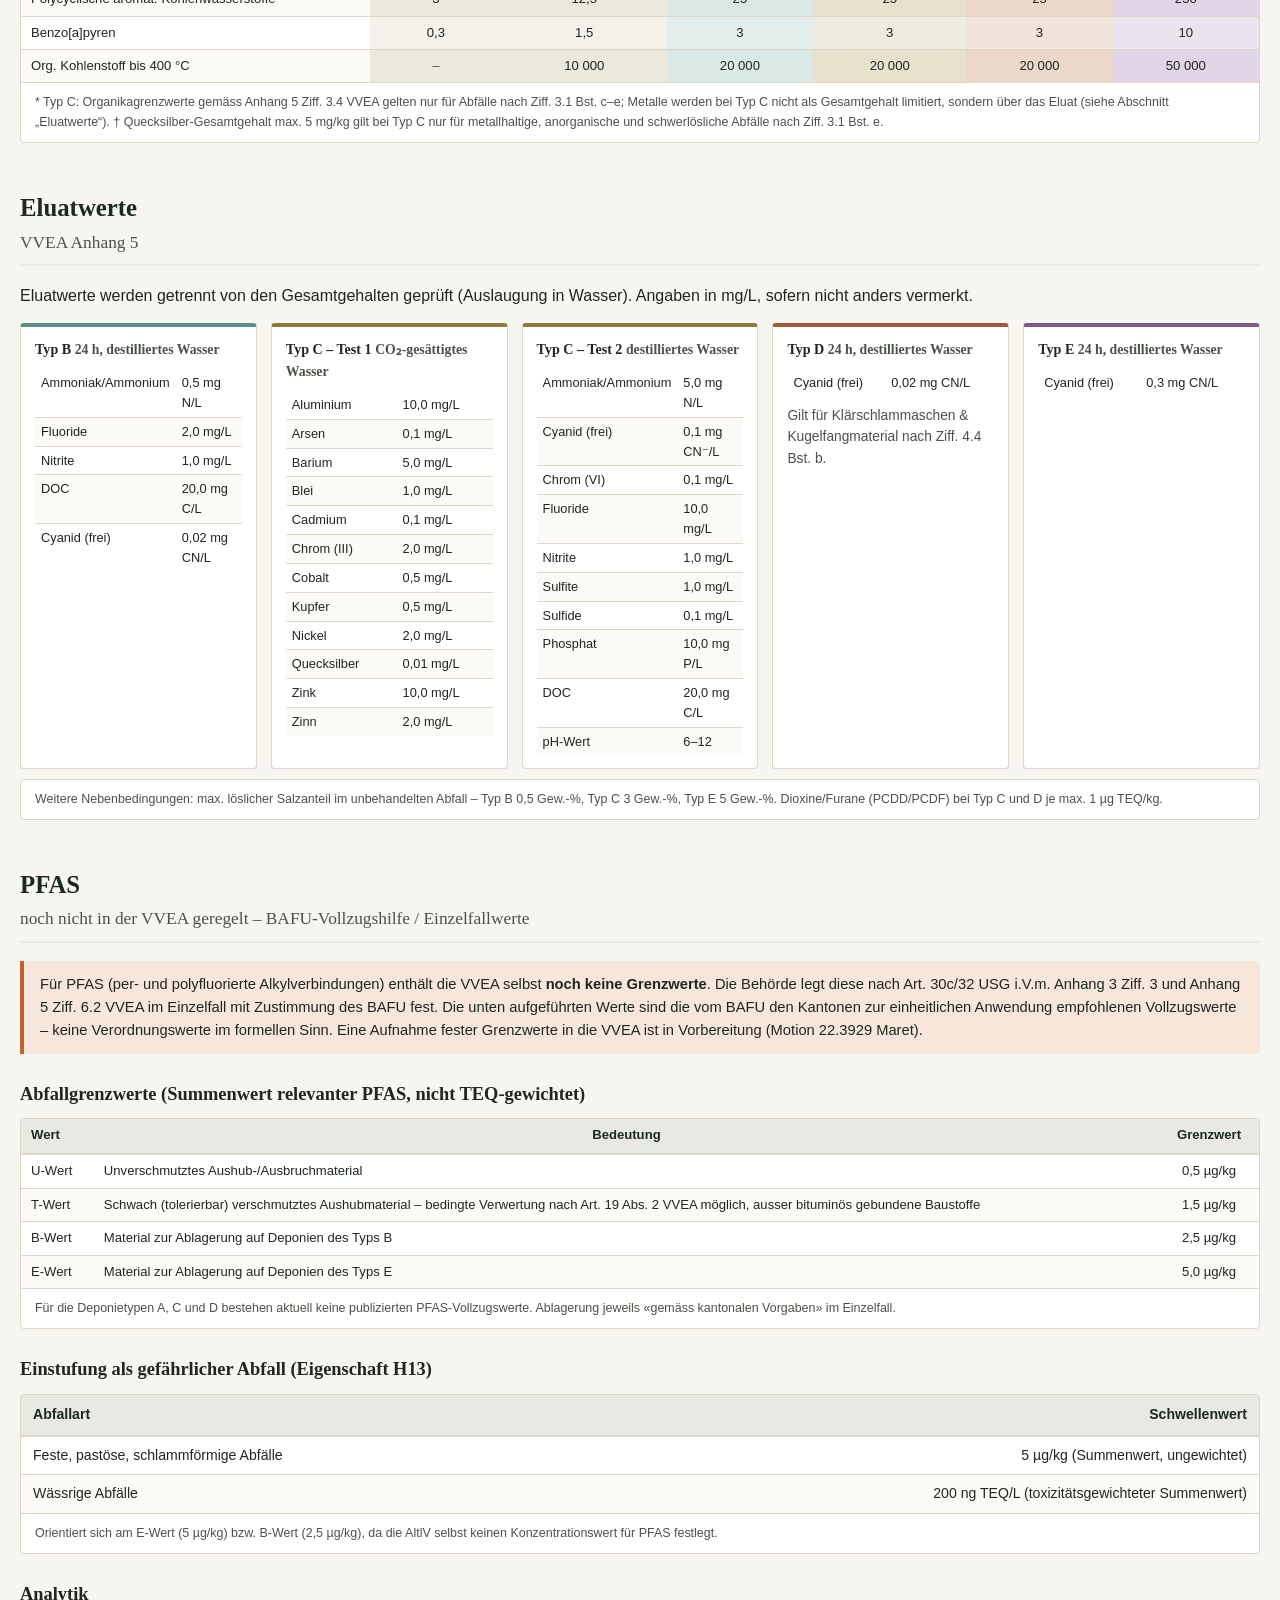
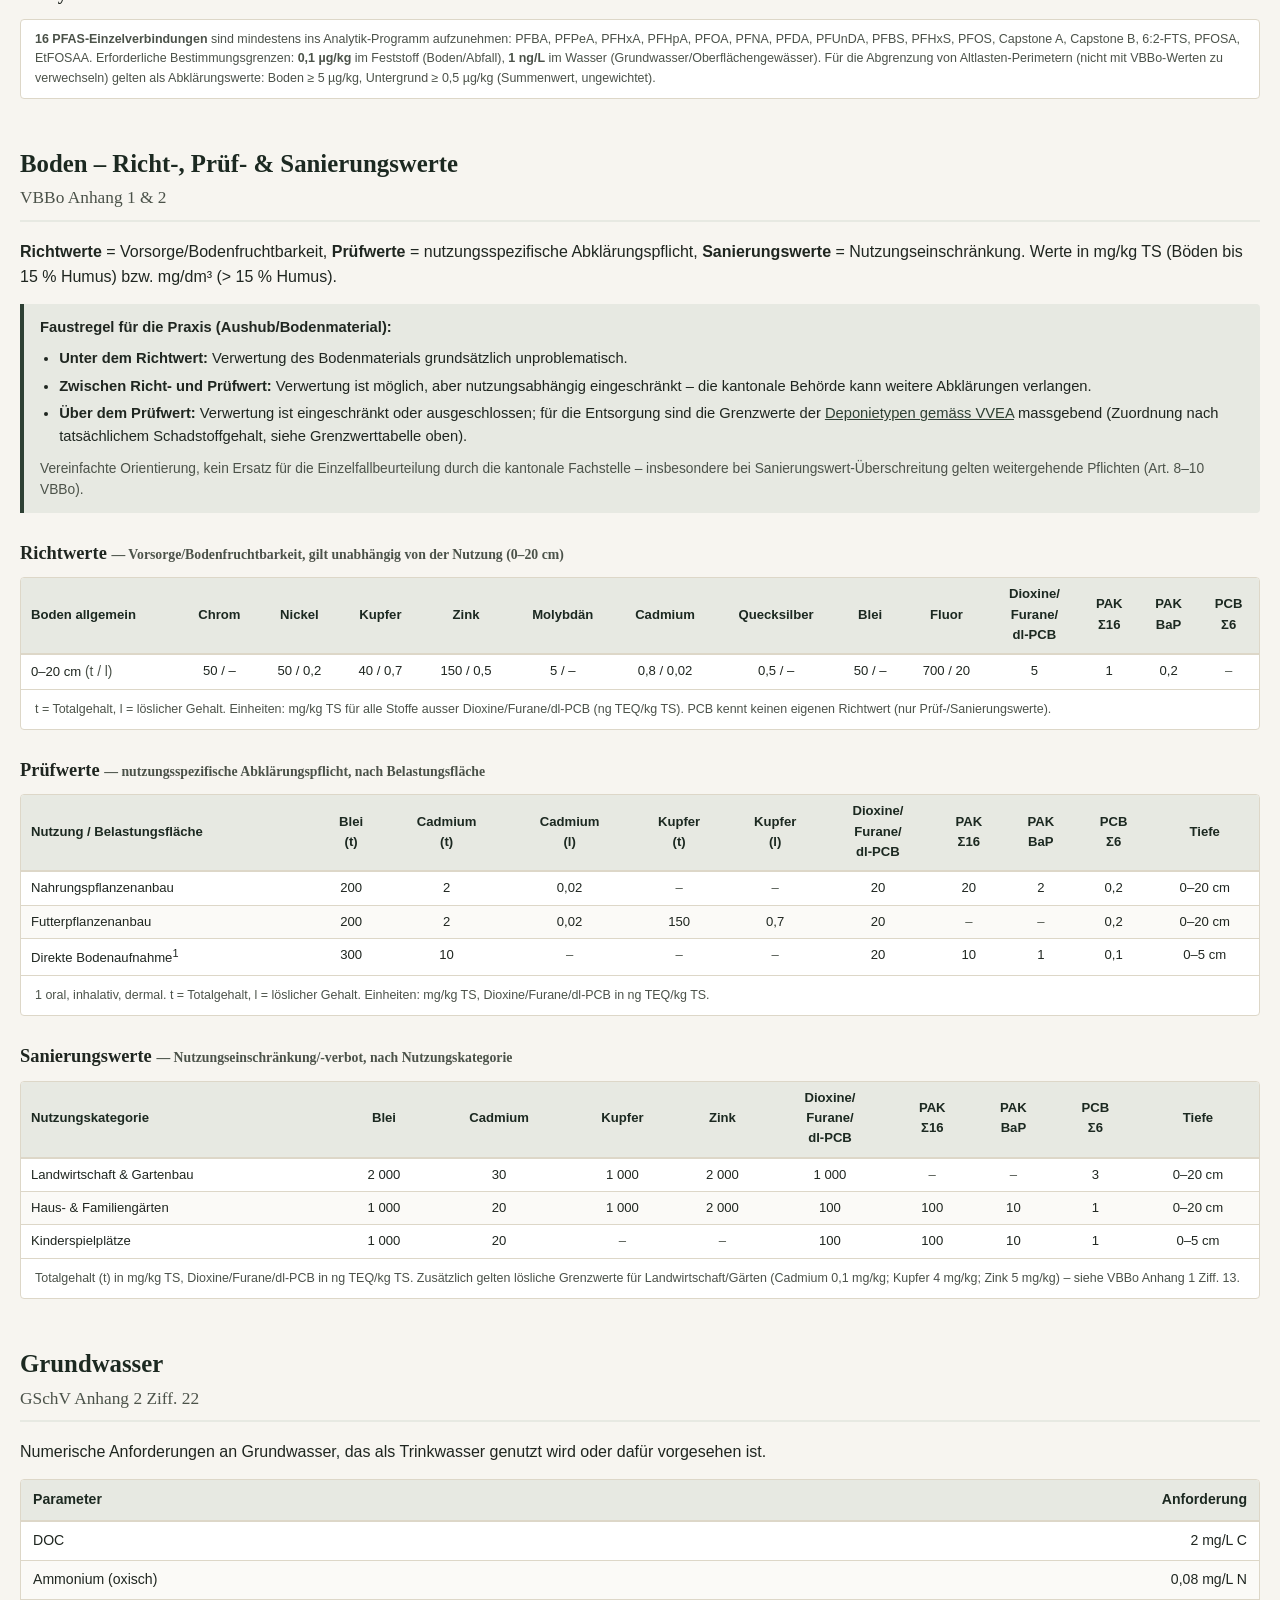
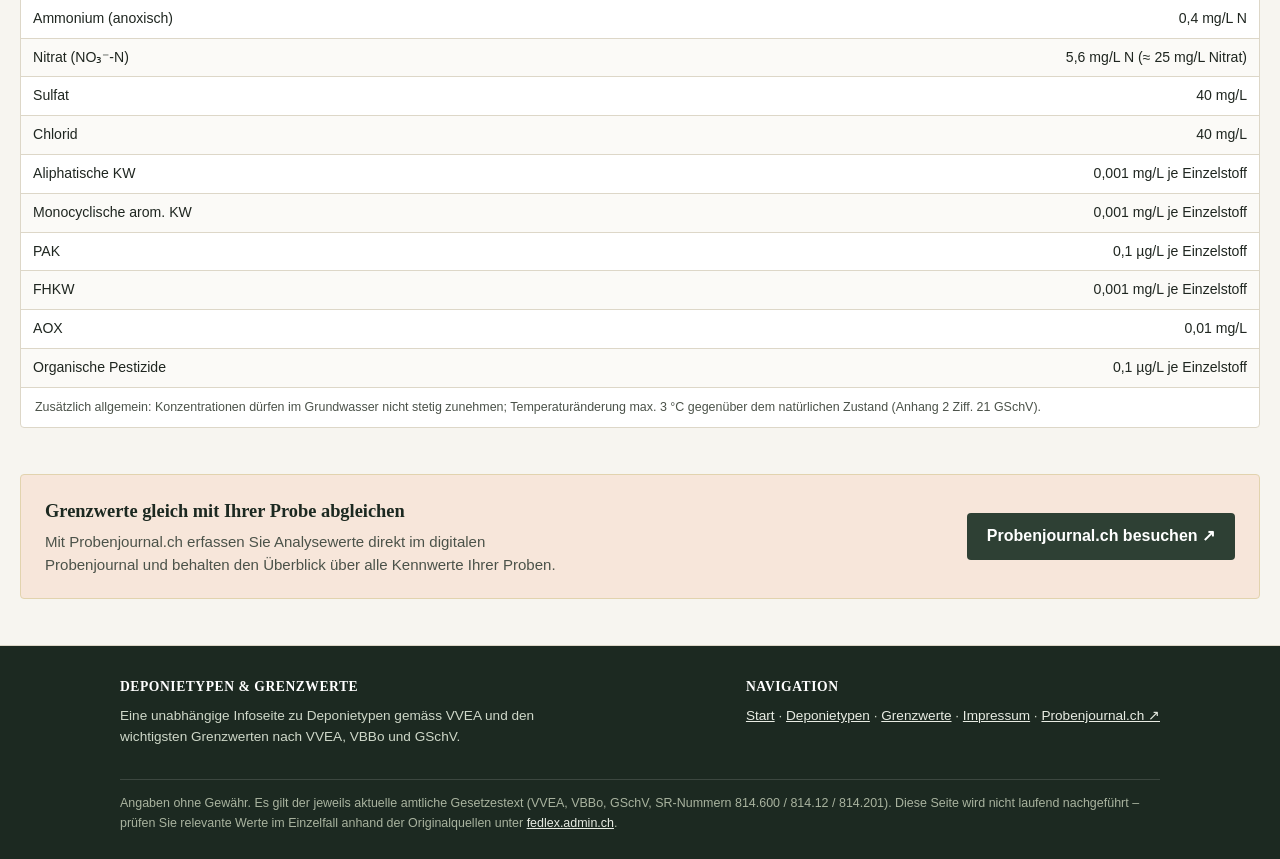
<file: grenzwerte.html>
<!DOCTYPE html>
<html lang="de">
<head>
<meta charset="UTF-8">
<meta name="viewport" content="width=device-width, initial-scale=1">
<title>Grenzwerttabelle Altlasten: VVEA, VBBo, GSchV, PFAS</title>
<meta name="description" content="Grenzwerttabelle für Altlasten und Deponien: VVEA (Aushubmaterial, Deponietypen B–E), VBBo (Richt-, Prüf- und Sanierungswerte Boden), GSchV (Grundwasserqualität) und PFAS – kompakt und farblich unterlegt.">
<meta name="robots" content="index, follow">
<link rel="canonical" href="https://deponietypen.ch/grenzwerte.html">

<meta property="og:type" content="article">
<meta property="og:site_name" content="Deponietypen & Grenzwerte">
<meta property="og:title" content="Grenzwerttabelle Altlasten: VVEA, VBBo, GSchV, PFAS">
<meta property="og:description" content="Alle Grenz-, Richt-, Prüf- und Sanierungswerte für Altlasten und Deponien nach VVEA, VBBo, GSchV und PFAS auf einen Blick.">
<meta property="og:url" content="https://deponietypen.ch/grenzwerte.html">
<meta property="og:locale" content="de_CH">
<meta property="og:image" content="https://deponietypen.ch/img/og-cover.png">
<meta property="og:image:width" content="1200">
<meta property="og:image:height" content="630">
<meta name="twitter:card" content="summary_large_image">
<meta name="twitter:image" content="https://deponietypen.ch/img/og-cover.png">

<link rel="icon" type="image/svg+xml" href="img/logo.svg">
<link rel="stylesheet" href="css/style.css">

<script type="application/ld+json">
{
  "@context": "https://schema.org",
  "@type": "BreadcrumbList",
  "itemListElement": [
    { "@type": "ListItem", "position": 1, "name": "Start", "item": "https://deponietypen.ch/" },
    { "@type": "ListItem", "position": 2, "name": "Grenzwerte", "item": "https://deponietypen.ch/grenzwerte.html" }
  ]
}
</script>
</head>
<body>

<header class="site-header">
  <div class="wrap">
    <a class="brand" href="index.html">
      <img src="img/logo.svg" alt="" class="brand-logo" width="28" height="28">
      <strong>Deponietypen&nbsp;&amp;&nbsp;Grenzwerte</strong>
      <span class="sub">Altlasten-Info Schweiz</span>
    </a>
    <nav class="main-nav">
      <a href="index.html">Start</a>
      <a href="deponietypen.html">Deponietypen</a>
      <a href="grenzwerte.html" aria-current="page">Grenzwerte</a>
      <a class="cta" href="https://probenjournal.ch" target="_blank" rel="noopener">Probenjournal.ch ↗</a>
    </nav>
  </div>
</header>

<div class="hero">
  <div class="wrap">
    <div class="badge-row">
      <span class="badge">VVEA</span>
      <span class="badge">VBBo</span>
      <span class="badge">GSchV</span>
      <span class="badge">PFAS</span>
    </div>
    <h1>Grenzwerttabelle</h1>
    <p class="lead">
      Alle wichtigen Grenz-, Richt-, Prüf- und Sanierungswerte auf einen
      Blick: Aushubmaterial und Deponietypen B–E in einer Matrix
      nebeneinander, dazu PFAS-Vollzugswerte, Bodenwerte und
      Grundwasseranforderungen kompakt darunter.
    </p>
  </div>
</div>

<main class="wrap wide">

  <nav class="jump-nav" aria-label="Sprungnavigation">
    <a href="#matrix">Aushub &amp; Deponietypen (Gesamtgehalte)</a>
    <a href="#eluat">Eluatwerte</a>
    <a href="#pfas">PFAS</a>
    <a href="#vbbo-boden">Boden (VBBo)</a>
    <a href="#gschv-grundwasser">Grundwasser (GSchV)</a>
  </nav>

  <details class="legend-details">
    <summary>Abkürzungen &amp; Fussnoten (aufklappen)</summary>
    <ul>
      <li><strong>TS</strong> = Trockensubstanz · <strong>TOC400</strong> = organischer Kohlenstoff, freigesetzt bis 400 °C · <strong>TEQ</strong> = Toxizitätsäquivalente</li>
      <li><strong>LCKW (Σ7)</strong>: Dichlormethan, Trichlormethan, Tetrachlormethan, cis-1,2-Dichlorethylen, 1,1,1-Trichlorethan, Trichlorethylen (Tri), Perchlorethylen (Per)</li>
      <li><strong>PCB (Σ6)</strong>: Kongenere IUPAC-Nr. 28, 52, 101, 138, 153, 180 (× 4,3 bei Aushubmaterial)</li>
      <li><strong>BTEX (Σ6)</strong>: Benzol, Toluol, Ethylbenzol, o-/m-/p-Xylol</li>
      <li><strong>PAK (Σ16 EPA)</strong>: 16 EPA-Leitverbindungen inkl. Benzo[a]pyren</li>
      <li>Alle Gesamtgehalte in <strong>mg/kg Trockensubstanz</strong>, sofern nicht anders angegeben. Alle Eluatwerte in <strong>mg/L</strong> bzw. wie vermerkt.</li>
    </ul>
  </details>

  <div class="callout warn">
    <strong>Hinweis:</strong> Kurzübersicht, vereinfacht dargestellt – ersetzt nicht das Studium der Originaltexte. Massgebend ist immer der vollständige Verordnungstext.
  </div>

  <!-- ============================================================ -->
  <section class="block" id="matrix">
    <h2>Gesamtgehalte: Aushubmaterial &amp; Deponietypen B–E <span class="art-ref">VVEA Anhang 3 &amp; Anhang 5</span></h2>
    <p>Typ A hat in Anhang 5 VVEA keine eigenen Grenzwerte – massgebend sind dort die Aushub-Grenzwerte (Anhang 3) bzw. die VBBo-Richtwerte für Boden. Für Typ C gelten Metalle nicht als Gesamtgehalt, sondern werden über das Eluat geprüft (siehe unten) – Ausnahme Quecksilber, mit eigenem Grenzwert für einzelne Abfallarten.</p>

    <div class="typ-legend">
      <span><span class="dot a"></span>Aushub (Typ A)</span>
      <span><span class="dot b"></span>Typ B</span>
      <span><span class="dot c"></span>Typ C</span>
      <span><span class="dot d"></span>Typ D</span>
      <span><span class="dot e"></span>Typ E</span>
      <span class="unit-tag">Einheit: mg/kg Trockensubstanz (TS)</span>
    </div>

    <div class="table-controls" data-target="matrix-table">
      <div class="control-group cols-control">
        <span class="control-label">Spalten anzeigen <span class="small muted">(max. 2, zum Vergleichen)</span></span>
        <div class="chip-toggle" role="group" aria-label="Deponietyp-Spalten auswählen">
          <button type="button" class="chip active" data-col="aushub-u">Aushub unbelastet</button>
          <button type="button" class="chip" data-col="aushub-t">Aushub schwach belastet</button>
          <button type="button" class="chip active" data-col="typ-b">Typ B</button>
          <button type="button" class="chip" data-col="typ-c">Typ C</button>
          <button type="button" class="chip" data-col="typ-d">Typ D</button>
          <button type="button" class="chip" data-col="typ-e">Typ E</button>
        </div>
      </div>
      <div class="control-group">
        <span class="control-label">Stoffnamen</span>
        <button type="button" class="switch" id="abbr-toggle" aria-pressed="false">
          <span class="switch-opt switch-opt-off">Volltext</span>
          <span class="switch-track" aria-hidden="true"><span class="switch-thumb"></span></span>
          <span class="switch-opt switch-opt-on">Abkürzung</span>
        </button>
      </div>
    </div>

    <div class="matrix-scroll">
      <table class="matrix" id="matrix-table">
        <caption>Gesamtgehalte in mg/kg Trockensubstanz (TS), sofern nicht anders vermerkt</caption>
        <thead>
          <tr class="col-row">
            <th class="stoff-head">Stoff <span class="small muted">(mg/kg TS)</span></th>
            <th class="head-aushub" data-col="aushub-u">Aushub<br>unbelastet<br><span class="small muted">Anh. 3 Ziff. 1</span></th>
            <th class="head-aushub" data-col="aushub-t">Aushub<br>schwach belastet<br><span class="small muted">Anh. 3 Ziff. 2</span></th>
            <th class="head-b" data-col="typ-b">Typ B<br><span class="small muted">Anh. 5 Ziff. 2.3</span></th>
            <th class="head-c" data-col="typ-c">Typ C<br><span class="small muted">Anh. 5 Ziff. 3.4*</span></th>
            <th class="head-d" data-col="typ-d">Typ D<br><span class="small muted">Anh. 5 Ziff. 4.4</span></th>
            <th class="head-e" data-col="typ-e">Typ E<br><span class="small muted">Anh. 5 Ziff. 5.2</span></th>
          </tr>
        </thead>
        <tbody>
          <tr><th><span class="name-full">Antimon</span><span class="name-abbr">Sb</span></th><td class="cell-aushub" data-col="aushub-u">3</td><td class="cell-aushub" data-col="aushub-t">15</td><td class="cell-b" data-col="typ-b">30</td><td class="cell-c na" data-col="typ-c">–</td><td class="cell-d" data-col="typ-d">50</td><td class="cell-e" data-col="typ-e">50</td></tr>
          <tr><th><span class="name-full">Arsen</span><span class="name-abbr">As</span></th><td class="cell-aushub" data-col="aushub-u">15</td><td class="cell-aushub" data-col="aushub-t">15</td><td class="cell-b" data-col="typ-b">30</td><td class="cell-c na" data-col="typ-c">–</td><td class="cell-d" data-col="typ-d">50</td><td class="cell-e" data-col="typ-e">50</td></tr>
          <tr><th><span class="name-full">Blei</span><span class="name-abbr">Pb</span></th><td class="cell-aushub" data-col="aushub-u">50</td><td class="cell-aushub" data-col="aushub-t">250</td><td class="cell-b" data-col="typ-b">500</td><td class="cell-c na" data-col="typ-c">–</td><td class="cell-d" data-col="typ-d">2 000</td><td class="cell-e" data-col="typ-e">2 000</td></tr>
          <tr><th><span class="name-full">Cadmium</span><span class="name-abbr">Cd</span></th><td class="cell-aushub" data-col="aushub-u">1</td><td class="cell-aushub" data-col="aushub-t">5</td><td class="cell-b" data-col="typ-b">10</td><td class="cell-c na" data-col="typ-c">–</td><td class="cell-d" data-col="typ-d">10</td><td class="cell-e" data-col="typ-e">10</td></tr>
          <tr><th><span class="name-full">Chrom gesamt</span><span class="name-abbr">Cr ges.</span></th><td class="cell-aushub" data-col="aushub-u">50</td><td class="cell-aushub" data-col="aushub-t">250</td><td class="cell-b" data-col="typ-b">500</td><td class="cell-c na" data-col="typ-c">–</td><td class="cell-d" data-col="typ-d">1 000</td><td class="cell-e" data-col="typ-e">1 000</td></tr>
          <tr><th><span class="name-full">Chrom (VI)</span><span class="name-abbr">Cr(VI)</span></th><td class="cell-aushub" data-col="aushub-u">0,05</td><td class="cell-aushub" data-col="aushub-t">0,05</td><td class="cell-b" data-col="typ-b">0,1</td><td class="cell-c na" data-col="typ-c">–</td><td class="cell-d" data-col="typ-d">0,5</td><td class="cell-e" data-col="typ-e">0,5</td></tr>
          <tr><th><span class="name-full">Kupfer</span><span class="name-abbr">Cu</span></th><td class="cell-aushub" data-col="aushub-u">40</td><td class="cell-aushub" data-col="aushub-t">250</td><td class="cell-b" data-col="typ-b">500</td><td class="cell-c na" data-col="typ-c">–</td><td class="cell-d" data-col="typ-d">5 000</td><td class="cell-e" data-col="typ-e">5 000</td></tr>
          <tr><th><span class="name-full">Nickel</span><span class="name-abbr">Ni</span></th><td class="cell-aushub" data-col="aushub-u">50</td><td class="cell-aushub" data-col="aushub-t">250</td><td class="cell-b" data-col="typ-b">500</td><td class="cell-c na" data-col="typ-c">–</td><td class="cell-d" data-col="typ-d">1 000</td><td class="cell-e" data-col="typ-e">1 000</td></tr>
          <tr><th><span class="name-full">Quecksilber</span><span class="name-abbr">Hg</span></th><td class="cell-aushub" data-col="aushub-u">0,5</td><td class="cell-aushub" data-col="aushub-t">1</td><td class="cell-b" data-col="typ-b">2</td><td class="cell-c" data-col="typ-c">≤ 5<sup>†</sup></td><td class="cell-d" data-col="typ-d">5</td><td class="cell-e" data-col="typ-e">5</td></tr>
          <tr><th><span class="name-full">Zink</span><span class="name-abbr">Zn</span></th><td class="cell-aushub" data-col="aushub-u">150</td><td class="cell-aushub" data-col="aushub-t">500</td><td class="cell-b" data-col="typ-b">1 000</td><td class="cell-c na" data-col="typ-c">–</td><td class="cell-d" data-col="typ-d">5 000</td><td class="cell-e" data-col="typ-e">5 000</td></tr>
          <tr><th><span class="name-full">Cyanid gesamt</span><span class="name-abbr">CN⁻ ges.</span></th><td class="cell-aushub" data-col="aushub-u">0,5</td><td class="cell-aushub na" data-col="aushub-t">–</td><td class="cell-b na" data-col="typ-b">–</td><td class="cell-c na" data-col="typ-c">–</td><td class="cell-d na" data-col="typ-d">–</td><td class="cell-e na" data-col="typ-e">–</td></tr>
          <tr><th><span class="name-full">Leichtflüchtige Chlorkohlenwasserstoffe</span><span class="name-abbr">LCKW (Σ7)</span></th><td class="cell-aushub" data-col="aushub-u">0,1</td><td class="cell-aushub" data-col="aushub-t">0,5</td><td class="cell-b" data-col="typ-b">1</td><td class="cell-c" data-col="typ-c">1</td><td class="cell-d" data-col="typ-d">1</td><td class="cell-e" data-col="typ-e">5</td></tr>
          <tr><th><span class="name-full">Polychlorierte Biphenyle</span><span class="name-abbr">PCB (Σ6)</span></th><td class="cell-aushub" data-col="aushub-u">0,1</td><td class="cell-aushub" data-col="aushub-t">0,5</td><td class="cell-b" data-col="typ-b">1</td><td class="cell-c" data-col="typ-c">1</td><td class="cell-d" data-col="typ-d">1</td><td class="cell-e" data-col="typ-e">10</td></tr>
          <tr><th><span class="name-full">Aliphatische Kohlenwasserstoffe C5–C10</span><span class="name-abbr">KW C5–C10</span></th><td class="cell-aushub" data-col="aushub-u">1</td><td class="cell-aushub" data-col="aushub-t">5</td><td class="cell-b" data-col="typ-b">10</td><td class="cell-c" data-col="typ-c">10</td><td class="cell-d" data-col="typ-d">10</td><td class="cell-e" data-col="typ-e">100</td></tr>
          <tr><th><span class="name-full">Aliphatische Kohlenwasserstoffe C10–C40</span><span class="name-abbr">KW C10–C40</span></th><td class="cell-aushub" data-col="aushub-u">50</td><td class="cell-aushub" data-col="aushub-t">250</td><td class="cell-b" data-col="typ-b">500</td><td class="cell-c" data-col="typ-c">500</td><td class="cell-d" data-col="typ-d">500</td><td class="cell-e" data-col="typ-e">5 000</td></tr>
          <tr><th><span class="name-full">Monocyclische aromat. Kohlenwasserstoffe</span><span class="name-abbr">BTEX (Σ6)</span></th><td class="cell-aushub" data-col="aushub-u">1</td><td class="cell-aushub" data-col="aushub-t">5</td><td class="cell-b" data-col="typ-b">10</td><td class="cell-c" data-col="typ-c">10</td><td class="cell-d" data-col="typ-d">10</td><td class="cell-e" data-col="typ-e">100</td></tr>
          <tr><th><span class="name-full">Benzol</span><span class="name-abbr">Benzol</span></th><td class="cell-aushub" data-col="aushub-u">0,1</td><td class="cell-aushub" data-col="aushub-t">0,5</td><td class="cell-b" data-col="typ-b">1</td><td class="cell-c" data-col="typ-c">1</td><td class="cell-d" data-col="typ-d">1</td><td class="cell-e" data-col="typ-e">1</td></tr>
          <tr><th><span class="name-full">Polycyclische aromat. Kohlenwasserstoffe</span><span class="name-abbr">PAK (Σ16 EPA)</span></th><td class="cell-aushub" data-col="aushub-u">3</td><td class="cell-aushub" data-col="aushub-t">12,5</td><td class="cell-b" data-col="typ-b">25</td><td class="cell-c" data-col="typ-c">25</td><td class="cell-d" data-col="typ-d">25</td><td class="cell-e" data-col="typ-e">250</td></tr>
          <tr><th><span class="name-full">Benzo[a]pyren</span><span class="name-abbr">BaP</span></th><td class="cell-aushub" data-col="aushub-u">0,3</td><td class="cell-aushub" data-col="aushub-t">1,5</td><td class="cell-b" data-col="typ-b">3</td><td class="cell-c" data-col="typ-c">3</td><td class="cell-d" data-col="typ-d">3</td><td class="cell-e" data-col="typ-e">10</td></tr>
          <tr><th><span class="name-full">Org. Kohlenstoff bis 400 °C</span><span class="name-abbr">TOC400</span></th><td class="cell-aushub na" data-col="aushub-u">–</td><td class="cell-aushub" data-col="aushub-t">10 000</td><td class="cell-b" data-col="typ-b">20 000</td><td class="cell-c" data-col="typ-c">20 000</td><td class="cell-d" data-col="typ-d">20 000</td><td class="cell-e" data-col="typ-e">50 000</td></tr>
        </tbody>
      </table>
      <div class="legend-note">
        * Typ C: Organikagrenzwerte gemäss Anhang 5 Ziff. 3.4 VVEA gelten nur für Abfälle nach Ziff. 3.1 Bst. c–e; Metalle werden bei Typ C nicht als Gesamtgehalt limitiert, sondern über das Eluat (siehe Abschnitt „Eluatwerte“).
        † Quecksilber-Gesamtgehalt max. 5 mg/kg gilt bei Typ C nur für metallhaltige, anorganische und schwerlösliche Abfälle nach Ziff. 3.1 Bst. e.
      </div>
    </div>
  </section>

  <!-- ============================================================ -->
  <section class="block" id="eluat">
    <h2>Eluatwerte <span class="art-ref">VVEA Anhang 5</span></h2>
    <p>Eluatwerte werden getrennt von den Gesamtgehalten geprüft (Auslaugung in Wasser). Angaben in mg/L, sofern nicht anders vermerkt.</p>

    <div class="mini-grid">
      <div class="mini-card" data-typ="B">
        <h4>Typ B <span class="small muted">24 h, destilliertes Wasser</span></h4>
        <table>
          <tbody>
            <tr><th>Ammoniak/Ammonium</th><td>0,5 mg N/L</td></tr>
            <tr><th>Fluoride</th><td>2,0 mg/L</td></tr>
            <tr><th>Nitrite</th><td>1,0 mg/L</td></tr>
            <tr><th>DOC</th><td>20,0 mg C/L</td></tr>
            <tr><th>Cyanid (frei)</th><td>0,02 mg CN/L</td></tr>
          </tbody>
        </table>
      </div>

      <div class="mini-card" data-typ="C">
        <h4>Typ C – Test 1 <span class="small muted">CO₂-gesättigtes Wasser</span></h4>
        <table>
          <tbody>
            <tr><th>Aluminium</th><td>10,0 mg/L</td></tr>
            <tr><th>Arsen</th><td>0,1 mg/L</td></tr>
            <tr><th>Barium</th><td>5,0 mg/L</td></tr>
            <tr><th>Blei</th><td>1,0 mg/L</td></tr>
            <tr><th>Cadmium</th><td>0,1 mg/L</td></tr>
            <tr><th>Chrom (III)</th><td>2,0 mg/L</td></tr>
            <tr><th>Cobalt</th><td>0,5 mg/L</td></tr>
            <tr><th>Kupfer</th><td>0,5 mg/L</td></tr>
            <tr><th>Nickel</th><td>2,0 mg/L</td></tr>
            <tr><th>Quecksilber</th><td>0,01 mg/L</td></tr>
            <tr><th>Zink</th><td>10,0 mg/L</td></tr>
            <tr><th>Zinn</th><td>2,0 mg/L</td></tr>
          </tbody>
        </table>
      </div>

      <div class="mini-card" data-typ="C">
        <h4>Typ C – Test 2 <span class="small muted">destilliertes Wasser</span></h4>
        <table>
          <tbody>
            <tr><th>Ammoniak/Ammonium</th><td>5,0 mg N/L</td></tr>
            <tr><th>Cyanid (frei)</th><td>0,1 mg CN⁻/L</td></tr>
            <tr><th>Chrom (VI)</th><td>0,1 mg/L</td></tr>
            <tr><th>Fluoride</th><td>10,0 mg/L</td></tr>
            <tr><th>Nitrite</th><td>1,0 mg/L</td></tr>
            <tr><th>Sulfite</th><td>1,0 mg/L</td></tr>
            <tr><th>Sulfide</th><td>0,1 mg/L</td></tr>
            <tr><th>Phosphat</th><td>10,0 mg P/L</td></tr>
            <tr><th>DOC</th><td>20,0 mg C/L</td></tr>
            <tr><th>pH-Wert</th><td>6–12</td></tr>
          </tbody>
        </table>
      </div>

      <div class="mini-card" data-typ="D">
        <h4>Typ D <span class="small muted">24 h, destilliertes Wasser</span></h4>
        <table>
          <tbody>
            <tr><th>Cyanid (frei)</th><td>0,02 mg CN/L</td></tr>
          </tbody>
        </table>
        <p class="small muted" style="margin:8px 0 0;">Gilt für Klärschlammaschen &amp; Kugelfangmaterial nach Ziff. 4.4 Bst. b.</p>
      </div>

      <div class="mini-card" data-typ="E">
        <h4>Typ E <span class="small muted">24 h, destilliertes Wasser</span></h4>
        <table>
          <tbody>
            <tr><th>Cyanid (frei)</th><td>0,3 mg CN/L</td></tr>
          </tbody>
        </table>
      </div>
    </div>

    <div class="legend-note" style="border:1px solid var(--line); border-radius: var(--radius); background: var(--bg-alt); padding: 10px 14px;">
      Weitere Nebenbedingungen: max. löslicher Salzanteil im unbehandelten Abfall –
      Typ B 0,5 Gew.-%, Typ C 3 Gew.-%, Typ E 5 Gew.-%. Dioxine/Furane (PCDD/PCDF) bei Typ C und D je max. 1 µg TEQ/kg.
    </div>
  </section>

  <!-- ============================================================ -->
  <section class="block" id="pfas">
    <h2>PFAS <span class="art-ref">noch nicht in der VVEA geregelt – BAFU-Vollzugshilfe / Einzelfallwerte</span></h2>
    <div class="callout warn">
      Für PFAS (per- und polyfluorierte Alkylverbindungen) enthält die VVEA
      selbst <strong>noch keine Grenzwerte</strong>. Die Behörde legt diese
      nach Art. 30c/32 USG i.V.m. Anhang 3 Ziff. 3 und Anhang 5 Ziff. 6.2 VVEA
      im Einzelfall mit Zustimmung des BAFU fest. Die unten aufgeführten
      Werte sind die vom BAFU den Kantonen zur einheitlichen Anwendung
      empfohlenen Vollzugswerte – keine Verordnungswerte im formellen Sinn.
      Eine Aufnahme fester Grenzwerte in die VVEA ist in Vorbereitung
      (Motion 22.3929 Maret).
    </div>

    <h3>Abfallgrenzwerte (Summenwert relevanter PFAS, nicht TEQ-gewichtet)</h3>
    <div class="matrix-scroll">
      <table class="matrix">
        <thead>
          <tr class="col-row">
            <th class="stoff-head">Wert</th>
            <th>Bedeutung</th>
            <th>Grenzwert</th>
          </tr>
        </thead>
        <tbody>
          <tr><th>U-Wert</th><td style="text-align:left; white-space:normal;">Unverschmutztes Aushub-/Ausbruchmaterial</td><td>0,5 µg/kg</td></tr>
          <tr><th>T-Wert</th><td style="text-align:left; white-space:normal;">Schwach (tolerierbar) verschmutztes Aushubmaterial – bedingte Verwertung nach Art. 19 Abs. 2 VVEA möglich, ausser bituminös gebundene Baustoffe</td><td>1,5 µg/kg</td></tr>
          <tr><th>B-Wert</th><td style="text-align:left; white-space:normal;">Material zur Ablagerung auf Deponien des Typs B</td><td>2,5 µg/kg</td></tr>
          <tr><th>E-Wert</th><td style="text-align:left; white-space:normal;">Material zur Ablagerung auf Deponien des Typs E</td><td>5,0 µg/kg</td></tr>
        </tbody>
      </table>
      <div class="legend-note">Für die Deponietypen A, C und D bestehen aktuell keine publizierten PFAS-Vollzugswerte. Ablagerung jeweils «gemäss kantonalen Vorgaben» im Einzelfall.</div>
    </div>

    <h3>Einstufung als gefährlicher Abfall (Eigenschaft H13)</h3>
    <div class="matrix-scroll">
      <table>
        <thead><tr><th>Abfallart</th><th class="num">Schwellenwert</th></tr></thead>
        <tbody>
          <tr><th>Feste, pastöse, schlammförmige Abfälle</th><td class="num">5 µg/kg (Summenwert, ungewichtet)</td></tr>
          <tr><th>Wässrige Abfälle</th><td class="num">200 ng TEQ/L (toxizitätsgewichteter Summenwert)</td></tr>
        </tbody>
      </table>
      <div class="legend-note">Orientiert sich am E-Wert (5 µg/kg) bzw. B-Wert (2,5 µg/kg), da die AltlV selbst keinen Konzentrationswert für PFAS festlegt.</div>
    </div>

    <h3>Analytik</h3>
    <div class="legend-note" style="border:1px solid var(--line); border-radius: var(--radius); background: var(--bg-alt); padding: 10px 14px;">
      <strong>16 PFAS-Einzelverbindungen</strong> sind mindestens ins
      Analytik-Programm aufzunehmen: PFBA, PFPeA, PFHxA, PFHpA, PFOA, PFNA,
      PFDA, PFUnDA, PFBS, PFHxS, PFOS, Capstone A, Capstone B, 6:2-FTS,
      PFOSA, EtFOSAA. Erforderliche Bestimmungsgrenzen: <strong>0,1 µg/kg</strong>
      im Feststoff (Boden/Abfall), <strong>1 ng/L</strong> im Wasser
      (Grundwasser/Oberflächengewässer). Für die Abgrenzung von
      Altlasten-Perimetern (nicht mit VBBo-Werten zu verwechseln) gelten als
      Abklärungswerte: Boden ≥ 5 µg/kg, Untergrund ≥ 0,5 µg/kg (Summenwert,
      ungewichtet).
    </div>
  </section>

  <!-- ============================================================ -->
  <section class="block" id="vbbo-boden">
    <h2>Boden – Richt-, Prüf- &amp; Sanierungswerte <span class="art-ref">VBBo Anhang 1 &amp; 2</span></h2>
    <p><strong>Richtwerte</strong> = Vorsorge/Bodenfruchtbarkeit, <strong>Prüfwerte</strong> = nutzungsspezifische Abklärungspflicht, <strong>Sanierungswerte</strong> = Nutzungseinschränkung. Werte in mg/kg TS (Böden bis 15 % Humus) bzw. mg/dm³ (&gt; 15 % Humus).</p>

    <div class="callout">
      <strong>Faustregel für die Praxis (Aushub/Bodenmaterial):</strong>
      <ul style="margin:8px 0 0;">
        <li><strong>Unter dem Richtwert:</strong> Verwertung des Bodenmaterials grundsätzlich unproblematisch.</li>
        <li><strong>Zwischen Richt- und Prüfwert:</strong> Verwertung ist möglich, aber nutzungsabhängig eingeschränkt – die kantonale Behörde kann weitere Abklärungen verlangen.</li>
        <li><strong>Über dem Prüfwert:</strong> Verwertung ist eingeschränkt oder ausgeschlossen; für die Entsorgung sind die Grenzwerte der <a href="#matrix">Deponietypen gemäss VVEA</a> massgebend (Zuordnung nach tatsächlichem Schadstoffgehalt, siehe Grenzwerttabelle oben).</li>
      </ul>
      <p class="small muted" style="margin:10px 0 0;">Vereinfachte Orientierung, kein Ersatz für die Einzelfallbeurteilung durch die kantonale Fachstelle – insbesondere bei Sanierungswert-Überschreitung gelten weitergehende Pflichten (Art. 8–10 VBBo).</p>
    </div>

    <h3 id="vbbo-richtwerte">Richtwerte <span class="small muted">— Vorsorge/Bodenfruchtbarkeit, gilt unabhängig von der Nutzung (0–20 cm)</span></h3>
    <div class="table-controls cols-control" data-target="richtwerte-table">
      <div class="control-group">
        <span class="control-label">Stoffe anzeigen <span class="small muted">(max. 2, zum Vergleichen)</span></span>
        <div class="chip-toggle" role="group" aria-label="Stoffe auswählen">
          <button type="button" class="chip active" data-col="chrom">Chrom</button>
          <button type="button" class="chip active" data-col="nickel">Nickel</button>
          <button type="button" class="chip" data-col="kupfer">Kupfer</button>
          <button type="button" class="chip" data-col="zink">Zink</button>
          <button type="button" class="chip" data-col="molybdaen">Molybdän</button>
          <button type="button" class="chip" data-col="cadmium">Cadmium</button>
          <button type="button" class="chip" data-col="quecksilber">Quecksilber</button>
          <button type="button" class="chip" data-col="blei">Blei</button>
          <button type="button" class="chip" data-col="fluor">Fluor</button>
          <button type="button" class="chip" data-col="dioxine">Dioxine/Furane</button>
          <button type="button" class="chip" data-col="pak">PAK</button>
          <button type="button" class="chip" data-col="pcb">PCB</button>
        </div>
      </div>
    </div>
    <div class="matrix-scroll">
      <table class="matrix" id="richtwerte-table">
        <thead>
          <tr class="col-row">
            <th class="stoff-head">Boden allgemein</th>
            <th data-col="chrom">Chrom</th><th data-col="nickel">Nickel</th><th data-col="kupfer">Kupfer</th><th data-col="zink">Zink</th><th data-col="molybdaen">Molybdän</th><th data-col="cadmium">Cadmium</th><th data-col="quecksilber">Quecksilber</th><th data-col="blei">Blei</th><th data-col="fluor">Fluor</th><th data-col="dioxine">Dioxine/<br>Furane/<br>dl-PCB</th><th data-col="pak">PAK<br>Σ16</th><th data-col="pak">PAK<br>BaP</th><th data-col="pcb">PCB<br>Σ6</th>
          </tr>
        </thead>
        <tbody>
          <tr>
            <th>0–20 cm <span class="small muted">(t / l)</span></th>
            <td data-col="chrom">50 / –</td><td data-col="nickel">50 / 0,2</td><td data-col="kupfer">40 / 0,7</td><td data-col="zink">150 / 0,5</td><td data-col="molybdaen">5 / –</td><td data-col="cadmium">0,8 / 0,02</td><td data-col="quecksilber">0,5 / –</td><td data-col="blei">50 / –</td><td data-col="fluor">700 / 20</td><td data-col="dioxine">5</td><td data-col="pak">1</td><td data-col="pak">0,2</td><td class="na" data-col="pcb">–</td>
          </tr>
        </tbody>
      </table>
      <div class="legend-note">t = Totalgehalt, l = löslicher Gehalt. Einheiten: mg/kg TS für alle Stoffe ausser Dioxine/Furane/dl-PCB (ng TEQ/kg TS). PCB kennt keinen eigenen Richtwert (nur Prüf-/Sanierungswerte).</div>
    </div>

    <h3 id="vbbo-pruefwerte">Prüfwerte <span class="small muted">— nutzungsspezifische Abklärungspflicht, nach Belastungsfläche</span></h3>
    <div class="table-controls cols-control" data-target="pruefwerte-table">
      <div class="control-group">
        <span class="control-label">Stoffe anzeigen <span class="small muted">(max. 2, zum Vergleichen)</span></span>
        <div class="chip-toggle" role="group" aria-label="Stoffe auswählen">
          <button type="button" class="chip active" data-col="blei">Blei</button>
          <button type="button" class="chip" data-col="cadmium">Cadmium</button>
          <button type="button" class="chip" data-col="kupfer">Kupfer</button>
          <button type="button" class="chip active" data-col="dioxine">Dioxine/Furane</button>
          <button type="button" class="chip" data-col="pak">PAK</button>
          <button type="button" class="chip" data-col="pcb">PCB</button>
        </div>
      </div>
    </div>
    <div class="matrix-scroll">
      <table class="matrix" id="pruefwerte-table">
        <thead>
          <tr class="col-row">
            <th class="stoff-head">Nutzung / Belastungsfläche</th>
            <th data-col="blei">Blei<br>(t)</th><th data-col="cadmium">Cadmium<br>(t)</th><th data-col="cadmium">Cadmium<br>(l)</th><th data-col="kupfer">Kupfer<br>(t)</th><th data-col="kupfer">Kupfer<br>(l)</th><th data-col="dioxine">Dioxine/<br>Furane/<br>dl-PCB</th><th data-col="pak">PAK<br>Σ16</th><th data-col="pak">PAK<br>BaP</th><th data-col="pcb">PCB<br>Σ6</th><th>Tiefe</th>
          </tr>
        </thead>
        <tbody>
          <tr><th>Nahrungspflanzenanbau</th><td data-col="blei">200</td><td data-col="cadmium">2</td><td data-col="cadmium">0,02</td><td class="na" data-col="kupfer">–</td><td class="na" data-col="kupfer">–</td><td data-col="dioxine">20</td><td data-col="pak">20</td><td data-col="pak">2</td><td data-col="pcb">0,2</td><td>0–20 cm</td></tr>
          <tr><th>Futterpflanzenanbau</th><td data-col="blei">200</td><td data-col="cadmium">2</td><td data-col="cadmium">0,02</td><td data-col="kupfer">150</td><td data-col="kupfer">0,7</td><td data-col="dioxine">20</td><td class="na" data-col="pak">–</td><td class="na" data-col="pak">–</td><td data-col="pcb">0,2</td><td>0–20 cm</td></tr>
          <tr><th>Direkte Bodenaufnahme<sup>1</sup></th><td data-col="blei">300</td><td data-col="cadmium">10</td><td class="na" data-col="cadmium">–</td><td class="na" data-col="kupfer">–</td><td class="na" data-col="kupfer">–</td><td data-col="dioxine">20</td><td data-col="pak">10</td><td data-col="pak">1</td><td data-col="pcb">0,1</td><td>0–5 cm</td></tr>
        </tbody>
      </table>
      <div class="legend-note">1 oral, inhalativ, dermal. t = Totalgehalt, l = löslicher Gehalt. Einheiten: mg/kg TS, Dioxine/Furane/dl-PCB in ng TEQ/kg TS.</div>
    </div>

    <h3 id="vbbo-sanierungswerte">Sanierungswerte <span class="small muted">— Nutzungseinschränkung/-verbot, nach Nutzungskategorie</span></h3>
    <div class="table-controls cols-control" data-target="sanierungswerte-table">
      <div class="control-group">
        <span class="control-label">Stoffe anzeigen <span class="small muted">(max. 2, zum Vergleichen)</span></span>
        <div class="chip-toggle" role="group" aria-label="Stoffe auswählen">
          <button type="button" class="chip active" data-col="blei">Blei</button>
          <button type="button" class="chip active" data-col="cadmium">Cadmium</button>
          <button type="button" class="chip" data-col="kupfer">Kupfer</button>
          <button type="button" class="chip" data-col="zink">Zink</button>
          <button type="button" class="chip" data-col="dioxine">Dioxine/Furane</button>
          <button type="button" class="chip" data-col="pak">PAK</button>
          <button type="button" class="chip" data-col="pcb">PCB</button>
        </div>
      </div>
    </div>
    <div class="matrix-scroll">
      <table class="matrix" id="sanierungswerte-table">
        <thead>
          <tr class="col-row">
            <th class="stoff-head">Nutzungskategorie</th>
            <th data-col="blei">Blei</th><th data-col="cadmium">Cadmium</th><th data-col="kupfer">Kupfer</th><th data-col="zink">Zink</th><th data-col="dioxine">Dioxine/<br>Furane/<br>dl-PCB</th><th data-col="pak">PAK<br>Σ16</th><th data-col="pak">PAK<br>BaP</th><th data-col="pcb">PCB<br>Σ6</th><th>Tiefe</th>
          </tr>
        </thead>
        <tbody>
          <tr><th>Landwirtschaft &amp; Gartenbau</th><td data-col="blei">2 000</td><td data-col="cadmium">30</td><td data-col="kupfer">1 000</td><td data-col="zink">2 000</td><td data-col="dioxine">1 000</td><td class="na" data-col="pak">–</td><td class="na" data-col="pak">–</td><td data-col="pcb">3</td><td>0–20 cm</td></tr>
          <tr><th>Haus- &amp; Familiengärten</th><td data-col="blei">1 000</td><td data-col="cadmium">20</td><td data-col="kupfer">1 000</td><td data-col="zink">2 000</td><td data-col="dioxine">100</td><td data-col="pak">100</td><td data-col="pak">10</td><td data-col="pcb">1</td><td>0–20 cm</td></tr>
          <tr><th>Kinderspielplätze</th><td data-col="blei">1 000</td><td data-col="cadmium">20</td><td class="na" data-col="kupfer">–</td><td class="na" data-col="zink">–</td><td data-col="dioxine">100</td><td data-col="pak">100</td><td data-col="pak">10</td><td data-col="pcb">1</td><td>0–5 cm</td></tr>
        </tbody>
      </table>
      <div class="legend-note">Totalgehalt (t) in mg/kg TS, Dioxine/Furane/dl-PCB in ng TEQ/kg TS. Zusätzlich gelten lösliche Grenzwerte für Landwirtschaft/Gärten (Cadmium 0,1 mg/kg; Kupfer 4 mg/kg; Zink 5 mg/kg) – siehe VBBo Anhang 1 Ziff. 13.</div>
    </div>
  </section>

  <!-- ============================================================ -->
  <section class="block" id="gschv-grundwasser">
    <h2>Grundwasser <span class="art-ref">GSchV Anhang 2 Ziff. 22</span></h2>
    <p>Numerische Anforderungen an Grundwasser, das als Trinkwasser genutzt wird oder dafür vorgesehen ist.</p>
    <div class="matrix-scroll">
      <table>
        <thead><tr><th>Parameter</th><th class="num">Anforderung</th></tr></thead>
        <tbody>
          <tr><th>DOC</th><td class="num">2 mg/L C</td></tr>
          <tr><th>Ammonium (oxisch)</th><td class="num">0,08 mg/L N</td></tr>
          <tr><th>Ammonium (anoxisch)</th><td class="num">0,4 mg/L N</td></tr>
          <tr><th>Nitrat (NO₃⁻-N)</th><td class="num">5,6 mg/L N (≈ 25 mg/L Nitrat)</td></tr>
          <tr><th>Sulfat</th><td class="num">40 mg/L</td></tr>
          <tr><th>Chlorid</th><td class="num">40 mg/L</td></tr>
          <tr><th>Aliphatische KW</th><td class="num">0,001 mg/L je Einzelstoff</td></tr>
          <tr><th>Monocyclische arom. KW</th><td class="num">0,001 mg/L je Einzelstoff</td></tr>
          <tr><th>PAK</th><td class="num">0,1 µg/L je Einzelstoff</td></tr>
          <tr><th>FHKW</th><td class="num">0,001 mg/L je Einzelstoff</td></tr>
          <tr><th>AOX</th><td class="num">0,01 mg/L</td></tr>
          <tr><th>Organische Pestizide</th><td class="num">0,1 µg/L je Einzelstoff</td></tr>
        </tbody>
      </table>
      <div class="legend-note">Zusätzlich allgemein: Konzentrationen dürfen im Grundwasser nicht stetig zunehmen; Temperaturänderung max. 3 °C gegenüber dem natürlichen Zustand (Anhang 2 Ziff. 21 GSchV).</div>
    </div>
  </section>

  <section class="block">
    <div class="cta-box">
      <div>
        <h3>Grenzwerte gleich mit Ihrer Probe abgleichen</h3>
        <p>Mit Probenjournal.ch erfassen Sie Analysewerte direkt im digitalen Probenjournal und behalten den Überblick über alle Kennwerte Ihrer Proben.</p>
      </div>
      <a class="btn" href="https://probenjournal.ch" target="_blank" rel="noopener">Probenjournal.ch besuchen ↗</a>
    </div>
  </section>

</main>

<footer class="site-footer">
  <div class="wrap">
    <div class="foot-grid">
      <div class="foot-col">
        <h4>Deponietypen &amp; Grenzwerte</h4>
        <p>Eine unabhängige Infoseite zu Deponietypen gemäss VVEA und den wichtigsten Grenzwerten nach VVEA, VBBo und GSchV.</p>
      </div>
      <div class="foot-col">
        <h4>Navigation</h4>
        <p>
          <a href="index.html">Start</a> ·
          <a href="deponietypen.html">Deponietypen</a> ·
          <a href="grenzwerte.html">Grenzwerte</a> ·
          <a href="impressum.html">Impressum</a> ·
          <a href="https://probenjournal.ch" target="_blank" rel="noopener">Probenjournal.ch ↗</a>
        </p>
      </div>
    </div>
    <div class="disclaimer">
      Angaben ohne Gewähr. Es gilt der jeweils aktuelle amtliche Gesetzestext
      (VVEA, VBBo, GSchV, SR-Nummern 814.600 / 814.12 / 814.201). Diese Seite
      wird nicht laufend nachgeführt – prüfen Sie relevante Werte im Einzelfall
      anhand der Originalquellen unter
      <a href="https://www.fedlex.admin.ch" target="_blank" rel="noopener">fedlex.admin.ch</a>.
    </div>
  </div>
</footer>

<script src="js/table-controls.js" defer></script>
</body>
</html>
</file>
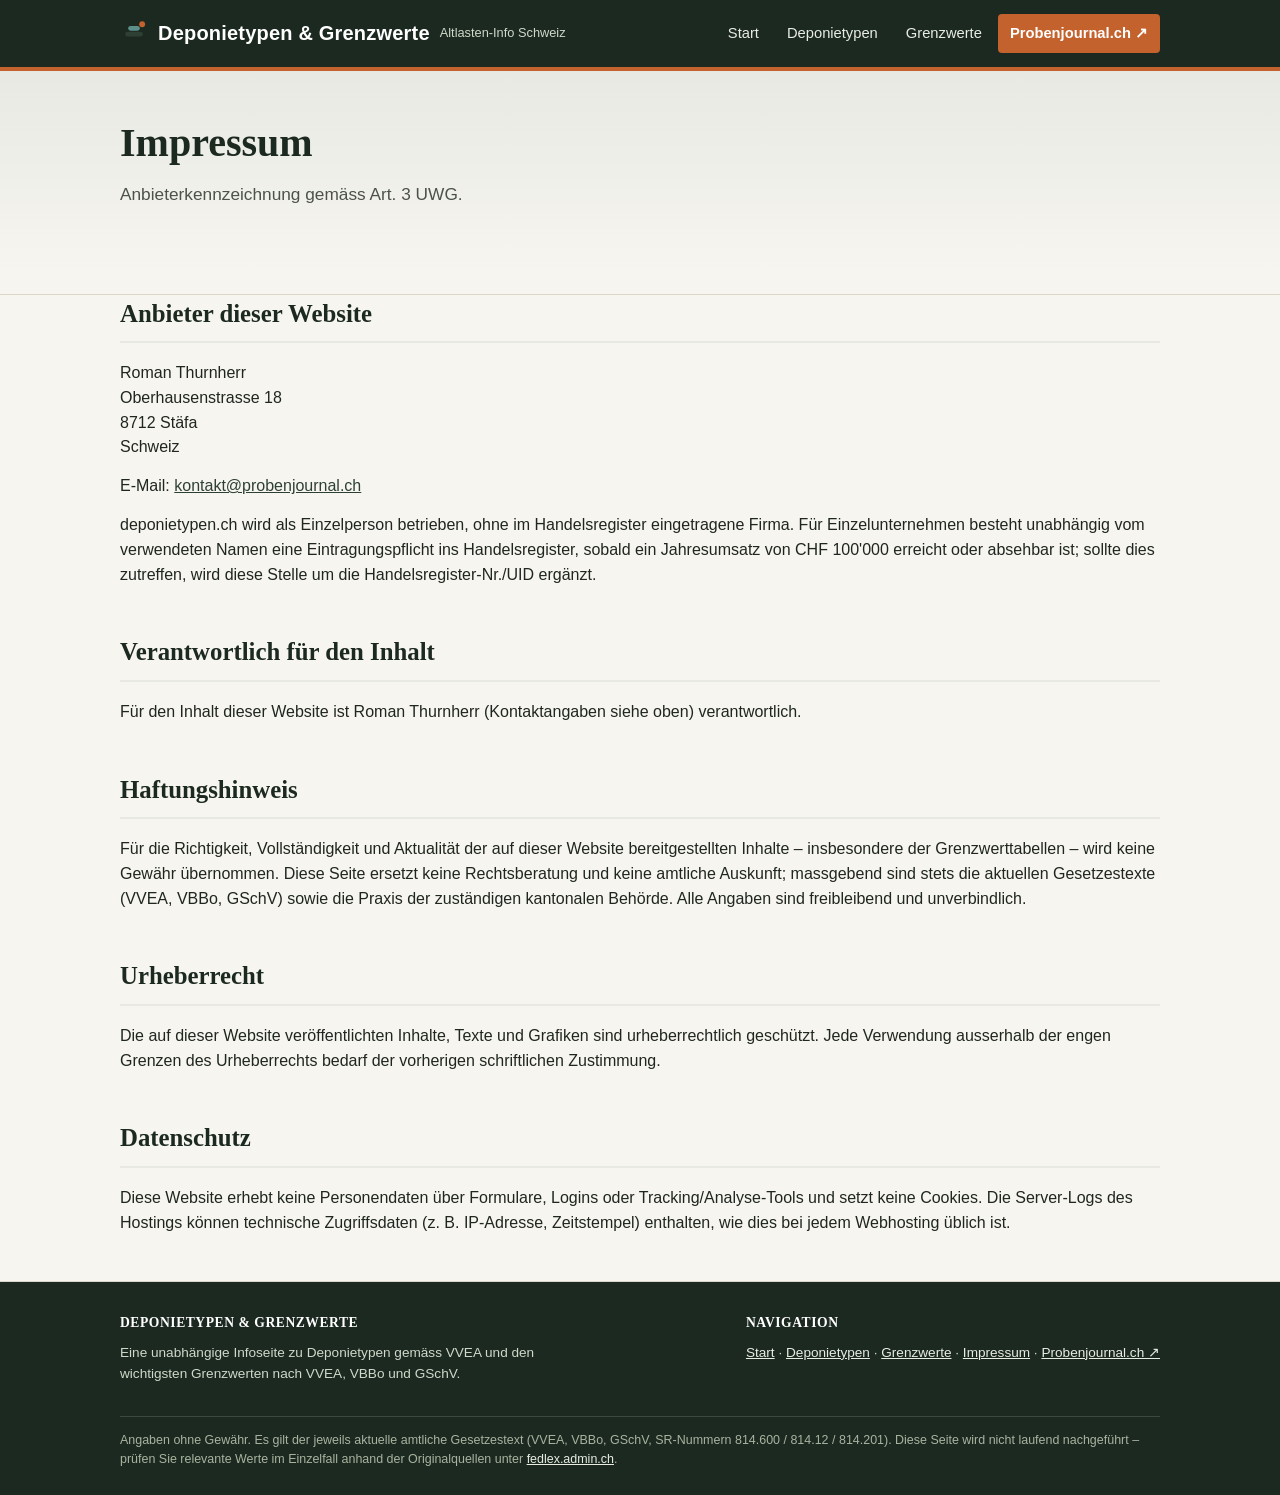
<file: impressum.html>
<!DOCTYPE html>
<html lang="de">
<head>
<meta charset="UTF-8">
<meta name="viewport" content="width=device-width, initial-scale=1">
<title>Impressum | Deponietypen &amp; Grenzwerte</title>
<meta name="description" content="Impressum von deponietypen.ch: Anbieterkennzeichnung, Kontakt und rechtliche Hinweise.">
<meta name="robots" content="noindex, follow">
<link rel="canonical" href="https://deponietypen.ch/impressum.html">
<link rel="icon" type="image/svg+xml" href="img/logo.svg">
<link rel="stylesheet" href="css/style.css">
</head>
<body>

<header class="site-header">
  <div class="wrap">
    <a class="brand" href="index.html">
      <img src="img/logo.svg" alt="" class="brand-logo" width="28" height="28">
      <strong>Deponietypen&nbsp;&amp;&nbsp;Grenzwerte</strong>
      <span class="sub">Altlasten-Info Schweiz</span>
    </a>
    <nav class="main-nav">
      <a href="index.html">Start</a>
      <a href="deponietypen.html">Deponietypen</a>
      <a href="grenzwerte.html">Grenzwerte</a>
      <a class="cta" href="https://probenjournal.ch" target="_blank" rel="noopener">Probenjournal.ch ↗</a>
    </nav>
  </div>
</header>

<div class="hero">
  <div class="wrap">
    <h1>Impressum</h1>
    <p class="lead">Anbieterkennzeichnung gemäss Art. 3 UWG.</p>
  </div>
</div>

<main class="wrap">

  <section class="block">
    <h2>Anbieter dieser Website</h2>
    <p>
      Roman Thurnherr<br>
      Oberhausenstrasse 18<br>
      8712 Stäfa<br>
      Schweiz
    </p>
    <p>E-Mail: <a href="mailto:kontakt@probenjournal.ch">kontakt@probenjournal.ch</a></p>
    <p>
      deponietypen.ch wird als Einzelperson betrieben, ohne im Handelsregister
      eingetragene Firma. Für Einzelunternehmen besteht unabhängig vom
      verwendeten Namen eine Eintragungspflicht ins Handelsregister, sobald
      ein Jahresumsatz von CHF 100'000 erreicht oder absehbar ist; sollte dies
      zutreffen, wird diese Stelle um die Handelsregister-Nr./UID ergänzt.
    </p>
  </section>

  <section class="block">
    <h2>Verantwortlich für den Inhalt</h2>
    <p>Für den Inhalt dieser Website ist Roman Thurnherr (Kontaktangaben siehe oben) verantwortlich.</p>
  </section>

  <section class="block">
    <h2>Haftungshinweis</h2>
    <p>
      Für die Richtigkeit, Vollständigkeit und Aktualität der auf dieser
      Website bereitgestellten Inhalte – insbesondere der Grenzwerttabellen –
      wird keine Gewähr übernommen. Diese Seite ersetzt keine Rechtsberatung
      und keine amtliche Auskunft; massgebend sind stets die aktuellen
      Gesetzestexte (VVEA, VBBo, GSchV) sowie die Praxis der zuständigen
      kantonalen Behörde. Alle Angaben sind freibleibend und unverbindlich.
    </p>
  </section>

  <section class="block">
    <h2>Urheberrecht</h2>
    <p>
      Die auf dieser Website veröffentlichten Inhalte, Texte und Grafiken
      sind urheberrechtlich geschützt. Jede Verwendung ausserhalb der engen
      Grenzen des Urheberrechts bedarf der vorherigen schriftlichen
      Zustimmung.
    </p>
  </section>

  <section class="block">
    <h2>Datenschutz</h2>
    <p>
      Diese Website erhebt keine Personendaten über Formulare, Logins oder
      Tracking/Analyse-Tools und setzt keine Cookies. Die Server-Logs des
      Hostings können technische Zugriffsdaten (z. B. IP-Adresse, Zeitstempel)
      enthalten, wie dies bei jedem Webhosting üblich ist.
    </p>
  </section>

</main>

<footer class="site-footer">
  <div class="wrap">
    <div class="foot-grid">
      <div class="foot-col">
        <h4>Deponietypen &amp; Grenzwerte</h4>
        <p>Eine unabhängige Infoseite zu Deponietypen gemäss VVEA und den wichtigsten Grenzwerten nach VVEA, VBBo und GSchV.</p>
      </div>
      <div class="foot-col">
        <h4>Navigation</h4>
        <p>
          <a href="index.html">Start</a> ·
          <a href="deponietypen.html">Deponietypen</a> ·
          <a href="grenzwerte.html">Grenzwerte</a> ·
          <a href="impressum.html">Impressum</a> ·
          <a href="https://probenjournal.ch" target="_blank" rel="noopener">Probenjournal.ch ↗</a>
        </p>
      </div>
    </div>
    <div class="disclaimer">
      Angaben ohne Gewähr. Es gilt der jeweils aktuelle amtliche Gesetzestext
      (VVEA, VBBo, GSchV, SR-Nummern 814.600 / 814.12 / 814.201). Diese Seite
      wird nicht laufend nachgeführt – prüfen Sie relevante Werte im Einzelfall
      anhand der Originalquellen unter
      <a href="https://www.fedlex.admin.ch" target="_blank" rel="noopener">fedlex.admin.ch</a>.
    </div>
  </div>
</footer>

</body>
</html>
</file>
<file: css/style.css>
/* ===========================================================
   Deponietypen & Grenzwerte – nüchterne Infowebsite
   =========================================================== */

/*
  Farbschema und Typografie bewusst an probenjournal.ch angeglichen
  (Moosgrün als Marke, Terrakotta als Akzent, warmes Off-White statt
  reinem Weiss, Serife für Überschriften) — diese Seite ist die
  Detailquelle/„Anflugschneise“ zu Probenjournal, kein Fremdkörper.
*/

:root {
  --bg: #f7f5f0;
  --bg-alt: #ffffff;
  --ink: #1f2620;
  --ink-soft: #4b5249;
  --line: #ddd7c8;
  --brand: #2e4034;
  --brand-dark: #1c2921;
  --brand-tint: #e7e9e2;
  --accent: #c4622d;
  --accent-tint: #f7e6da;
  --typ-a: #6b8f57;
  --typ-b: #5b8f88;
  --typ-c: #8a7a3b;
  --typ-d: #a15a3b;
  --typ-e: #7a5b8a;
  --radius: 4px;
  --maxw: 1080px;
  --maxw-wide: 1300px;
  --typ-a-tint: #e9f0e4;
  --typ-b-tint: #e3eeec;
  --typ-c-tint: #f0ecdd;
  --typ-d-tint: #f3e4da;
  --typ-e-tint: #ebe3ee;
  font-size: 16px;
}

* { box-sizing: border-box; }

html, body {
  margin: 0;
  padding: 0;
  background: var(--bg);
  color: var(--ink);
  font-family: Georgia, "Iowan Old Style", "Palatino Linotype", Palatino, serif;
  line-height: 1.55;
}

body {
  font-family: -apple-system, BlinkMacSystemFont, "Segoe UI", Roboto, Helvetica, Arial, sans-serif;
}

.wrap {
  max-width: var(--maxw);
  margin: 0 auto;
  padding: 0 20px;
}

/* -------------------- Header / Nav -------------------- */

header.site-header {
  background: var(--brand-dark);
  color: #fff;
  border-bottom: 4px solid var(--accent);
}

header.site-header .wrap {
  display: flex;
  align-items: center;
  justify-content: space-between;
  flex-wrap: wrap;
  padding-top: 14px;
  padding-bottom: 14px;
  gap: 12px;
}

.brand {
  display: flex;
  align-items: center;
  gap: 10px;
  text-decoration: none;
  color: #fff;
}

.brand-logo {
  display: block;
  flex-shrink: 0;
}

.brand strong {
  font-size: 1.25rem;
  letter-spacing: 0.01em;
}

.brand span.sub {
  font-size: 0.8rem;
  color: #cfd8c9;
  font-weight: 400;
}

nav.main-nav {
  display: flex;
  gap: 4px;
  flex-wrap: wrap;
}

nav.main-nav a {
  color: #e8ece3;
  text-decoration: none;
  font-size: 0.92rem;
  padding: 8px 12px;
  border-radius: var(--radius);
  transition: background 0.15s ease;
}

nav.main-nav a:hover,
nav.main-nav a[aria-current="page"] {
  background: rgba(255,255,255,0.14);
  color: #fff;
}

nav.main-nav a.cta {
  background: var(--accent);
  color: #fff;
  font-weight: 600;
}

nav.main-nav a.cta:hover {
  background: #a3823f;
}

/* -------------------- Hero -------------------- */

.hero {
  background: linear-gradient(180deg, var(--brand-tint), var(--bg) 90%);
  border-bottom: 1px solid var(--line);
  padding: 48px 0 64px;
}

.hero h1 {
  font-family: Georgia, "Iowan Old Style", "Palatino Linotype", Palatino, serif;
  font-size: clamp(1.7rem, 3.2vw, 2.5rem);
  margin: 0 0 14px;
  color: var(--brand-dark);
  line-height: 1.2;
}

.hero p.lead {
  font-size: 1.08rem;
  color: var(--ink-soft);
  max-width: 640px;
  margin: 0 0 22px;
}

.hero .badge-row {
  display: flex;
  gap: 8px;
  flex-wrap: wrap;
  margin-bottom: 22px;
}

.badge {
  display: inline-block;
  font-size: 0.78rem;
  font-weight: 600;
  padding: 4px 10px;
  border-radius: 100px;
  background: var(--brand-tint);
  color: var(--brand-dark);
  border: 1px solid var(--line);
}

/* -------------------- Main content -------------------- */

main {
  padding: 80px 0 20px;
}

section.block {
  margin-bottom: 46px;
}

h2, h3, h4 {
  font-family: Georgia, "Iowan Old Style", "Palatino Linotype", Palatino, serif;
}

h2 {
  font-size: 1.55rem;
  color: var(--brand-dark);
  border-bottom: 2px solid var(--brand-tint);
  padding-bottom: 8px;
  margin: 0 0 18px;
}

h2 .art-ref {
  font-size: 0.7em;
  font-weight: 400;
  color: var(--ink-soft);
  display: block;
  margin-top: 2px;
}

h3 {
  font-size: 1.15rem;
  color: var(--ink);
  margin: 26px 0 10px;
}

h4 {
  font-size: 1rem;
  color: var(--ink);
  margin: 18px 0 8px;
}

p { margin: 0 0 14px; }

a { color: var(--brand); }
a:hover { color: var(--brand-dark); }

ul, ol {
  margin: 0 0 14px;
  padding-left: 1.3em;
}
li { margin-bottom: 5px; }

.muted { color: var(--ink-soft); }
.small { font-size: 0.86rem; }

/* -------------------- Cards (Deponietypen Übersicht) -------------------- */

.card-grid {
  display: grid;
  grid-template-columns: repeat(auto-fit, minmax(200px, 1fr));
  gap: 14px;
  margin-bottom: 10px;
}

.type-card {
  background: var(--bg-alt);
  border: 1px solid var(--line);
  border-left: 5px solid var(--brand);
  border-radius: var(--radius);
  padding: 16px 16px 14px;
  text-decoration: none;
  color: var(--ink);
  display: block;
  transition: box-shadow 0.15s ease, transform 0.15s ease;
}

.type-card:hover {
  box-shadow: 0 4px 14px rgba(0,0,0,0.08);
  transform: translateY(-1px);
}

.type-card .type-letter {
  font-size: 1.6rem;
  font-weight: 700;
  color: var(--brand-dark);
  display: block;
  margin-bottom: 4px;
}

.type-card p {
  font-size: 0.88rem;
  color: var(--ink-soft);
  margin: 0;
}

.type-card[data-typ="A"] { border-left-color: var(--typ-a); }
.type-card[data-typ="B"] { border-left-color: var(--typ-b); }
.type-card[data-typ="C"] { border-left-color: var(--typ-c); }
.type-card[data-typ="D"] { border-left-color: var(--typ-d); }
.type-card[data-typ="E"] { border-left-color: var(--typ-e); }

/* -------------------- Deponietyp detail sections -------------------- */

.typ-section {
  background: var(--bg-alt);
  border: 1px solid var(--line);
  border-radius: var(--radius);
  padding: 24px 26px;
  margin-bottom: 24px;
  border-top: 5px solid var(--brand);
}

.typ-section[data-typ="A"] { border-top-color: var(--typ-a); }
.typ-section[data-typ="B"] { border-top-color: var(--typ-b); }
.typ-section[data-typ="C"] { border-top-color: var(--typ-c); }
.typ-section[data-typ="D"] { border-top-color: var(--typ-d); }
.typ-section[data-typ="E"] { border-top-color: var(--typ-e); }

.typ-section .typ-head {
  display: flex;
  align-items: baseline;
  justify-content: space-between;
  gap: 12px;
  flex-wrap: wrap;
  margin-bottom: 6px;
}

.typ-section .typ-head h2 { margin-bottom: 0; border-bottom: none; padding-bottom: 0; }

.typ-meta {
  font-size: 0.82rem;
  color: var(--ink-soft);
  background: var(--brand-tint);
  padding: 3px 10px;
  border-radius: 100px;
  white-space: nowrap;
}

.former-name {
  font-size: 0.9rem;
  color: var(--ink-soft);
  margin: 0 0 14px;
  font-style: italic;
}

/* -------------------- Tables -------------------- */

.table-scroll {
  overflow-x: auto;
  margin-bottom: 18px;
  border: 1px solid var(--line);
  border-radius: var(--radius);
  background: var(--bg-alt);
}

table {
  width: 100%;
  border-collapse: collapse;
  font-size: 0.88rem;
  min-width: 480px;
}

table caption {
  text-align: left;
  font-weight: 600;
  padding: 10px 14px 0;
  color: var(--brand-dark);
}

thead th {
  background: var(--brand-tint);
  color: var(--brand-dark);
  text-align: left;
  padding: 9px 12px;
  border-bottom: 2px solid var(--line);
  font-weight: 600;
  white-space: nowrap;
}

tbody td, tbody th {
  padding: 8px 12px;
  border-bottom: 1px solid var(--line);
  vertical-align: top;
}

tbody th { text-align: left; font-weight: 500; }

tbody tr:last-child td, tbody tr:last-child th { border-bottom: none; }

tbody tr:nth-child(even) { background: #fbfaf7; }

td.num, th.num { text-align: right; font-variant-numeric: tabular-nums; white-space: nowrap; }

.legend-note {
  font-size: 0.78rem;
  color: var(--ink-soft);
  padding: 10px 14px;
  border-top: 1px solid var(--line);
}

/* -------------------- Wide sections (Grenzwerttabelle) -------------------- */

.wrap.wide { max-width: var(--maxw-wide); }

/* In-page Sprungnavigation */

.jump-nav {
  display: flex;
  flex-wrap: wrap;
  gap: 8px;
  margin: 0 0 26px;
}

.jump-nav a {
  display: inline-block;
  font-size: 0.82rem;
  font-weight: 600;
  color: var(--brand-dark);
  background: var(--bg-alt);
  border: 1px solid var(--line);
  padding: 6px 13px;
  border-radius: 100px;
  text-decoration: none;
}

.jump-nav a:hover { background: var(--brand-tint); }

/* Farblegende Deponietypen */

.typ-legend {
  display: flex;
  flex-wrap: wrap;
  gap: 10px;
  margin: 0 0 16px;
  font-size: 0.78rem;
}

.typ-legend span {
  display: inline-flex;
  align-items: center;
  gap: 6px;
  padding: 3px 10px 3px 6px;
  border-radius: 100px;
  background: var(--bg-alt);
  border: 1px solid var(--line);
  color: var(--ink-soft);
}

.typ-legend .dot {
  width: 10px;
  height: 10px;
  border-radius: 50%;
  display: inline-block;
}

.typ-legend .dot.a { background: var(--typ-a); }
.typ-legend .dot.b { background: var(--typ-b); }
.typ-legend .dot.c { background: var(--typ-c); }
.typ-legend .dot.d { background: var(--typ-d); }
.typ-legend .dot.e { background: var(--typ-e); }

.typ-legend .unit-tag {
  margin-left: auto;
  font-weight: 700;
  color: var(--brand-dark);
  background: var(--accent-tint);
  border-color: #e2d3ae;
}

/* Interaktive Tabellensteuerung (Spaltenauswahl, Abkürzungen) */

.table-controls {
  display: flex;
  flex-wrap: wrap;
  gap: 20px;
  align-items: flex-start;
  background: var(--bg-alt);
  border: 1px solid var(--line);
  border-radius: var(--radius);
  padding: 14px 16px;
  margin-bottom: 14px;
}

.control-group {
  display: flex;
  flex-direction: column;
  gap: 8px;
}

.control-label {
  font-size: 0.78rem;
  font-weight: 600;
  color: var(--brand-dark);
}

.chip-toggle {
  display: flex;
  flex-wrap: wrap;
  gap: 6px;
}

.chip {
  font: inherit;
  font-size: 0.8rem;
  padding: 6px 12px;
  border-radius: 100px;
  border: 1.5px solid var(--line);
  background: var(--bg);
  color: var(--ink-soft);
  cursor: pointer;
  transition: background 0.15s ease, border-color 0.15s ease, color 0.15s ease;
}

.chip:hover { border-color: var(--brand); }

.chip.active {
  background: var(--brand);
  border-color: var(--brand);
  color: #fff;
  font-weight: 600;
}

.switch {
  display: inline-flex;
  align-items: center;
  gap: 8px;
  font: inherit;
  font-size: 0.8rem;
  background: none;
  border: none;
  cursor: pointer;
  color: var(--ink-soft);
  padding: 4px 2px;
}

.switch-opt { transition: color 0.15s ease, font-weight 0.15s ease; }
.switch[aria-pressed="false"] .switch-opt-off { color: var(--brand-dark); font-weight: 700; }
.switch[aria-pressed="true"] .switch-opt-on { color: var(--brand-dark); font-weight: 700; }

.switch-track {
  width: 38px;
  height: 20px;
  border-radius: 100px;
  background: var(--line);
  position: relative;
  flex-shrink: 0;
  transition: background 0.15s ease;
}

.switch[aria-pressed="true"] .switch-track { background: var(--brand); }

.switch-thumb {
  position: absolute;
  top: 2px;
  left: 2px;
  width: 16px;
  height: 16px;
  border-radius: 50%;
  background: #fff;
  box-shadow: 0 1px 2px rgba(0,0,0,0.25);
  transition: transform 0.15s ease;
}

.switch[aria-pressed="true"] .switch-thumb { transform: translateX(18px); }

/* Abkürzungen: standardmässig Volltext sichtbar */
table.matrix .name-abbr { display: none; }
table.matrix.show-abbr .name-full { display: none; }
table.matrix.show-abbr .name-abbr { display: inline; }

/* Ausgeblendete Spalten wirklich aus dem Layout entfernen (schmälert die Tabelle auf Mobile) */
table.matrix [hidden] { display: none !important; }

/* Matrix-Tabelle: alle Stoffe x alle Typen, kompakt & farblich unterlegt */

.matrix-scroll {
  overflow-x: auto;
  border: 1px solid var(--line);
  border-radius: var(--radius);
  background: var(--bg-alt);
  margin-bottom: 10px;
}

table.matrix {
  width: 100%;
  border-collapse: collapse;
  font-size: 0.82rem;
  min-width: 760px;
}

table.matrix caption {
  text-align: left;
  font-weight: 600;
  padding: 12px 14px 4px;
  color: var(--brand-dark);
  font-size: 0.95rem;
}

table.matrix th, table.matrix td {
  padding: 6px 10px;
  border-bottom: 1px solid var(--line);
  white-space: nowrap;
}

table.matrix thead tr.group-row th {
  text-align: center;
  font-size: 0.72rem;
  text-transform: uppercase;
  letter-spacing: 0.03em;
  color: var(--ink-soft);
  background: var(--bg-alt);
  border-bottom: none;
  padding-top: 10px;
  padding-bottom: 2px;
}

table.matrix thead tr.col-row th {
  text-align: center;
  font-weight: 700;
  border-bottom: 2px solid var(--line);
  padding-bottom: 8px;
}

table.matrix thead tr.col-row th.stoff-head,
table.matrix thead tr.group-row th.stoff-head {
  text-align: left;
}

table.matrix tbody th {
  text-align: left;
  font-weight: 500;
  position: sticky;
  left: 0;
  background: var(--bg-alt);
  z-index: 1;
  box-shadow: 1px 0 0 var(--line);
}

table.matrix tbody tr:nth-child(even) th,
table.matrix tbody tr:nth-child(even) td.plain { background: #fbfaf7; }

table.matrix td { text-align: center; font-variant-numeric: tabular-nums; }

table.matrix td.na { color: var(--ink-soft); font-style: italic; }

/* Farbige Spaltengruppen */

col.col-aushub { background: transparent; }
th.head-aushub, td.cell-aushub { background: #f3f1e9; }
th.head-b, td.cell-b { background: var(--typ-b-tint); }
th.head-c, td.cell-c { background: var(--typ-c-tint); }
th.head-d, td.cell-d { background: var(--typ-d-tint); }
th.head-e, td.cell-e { background: var(--typ-e-tint); }

table.matrix tbody tr:nth-child(even) td.cell-b { background: #dbe9e6; }
table.matrix tbody tr:nth-child(even) td.cell-c { background: #e8e2cd; }
table.matrix tbody tr:nth-child(even) td.cell-d { background: #ecd8ca; }
table.matrix tbody tr:nth-child(even) td.cell-e { background: #e2d5e7; }
table.matrix tbody tr:nth-child(even) td.cell-aushub { background: #ebe8dc; }

/* Kompaktes Kartenraster für kleinere Nebentabellen (Eluatwerte etc.) */

.mini-grid {
  display: grid;
  grid-template-columns: repeat(auto-fit, minmax(230px, 1fr));
  gap: 14px;
  margin-bottom: 10px;
}

.mini-card {
  background: var(--bg-alt);
  border: 1px solid var(--line);
  border-top: 4px solid var(--brand);
  border-radius: var(--radius);
  padding: 12px 14px;
}

.mini-card[data-typ="B"] { border-top-color: var(--typ-b); }
.mini-card[data-typ="C"] { border-top-color: var(--typ-c); }
.mini-card[data-typ="D"] { border-top-color: var(--typ-d); }
.mini-card[data-typ="E"] { border-top-color: var(--typ-e); }
.mini-card[data-typ="Boden"] { border-top-color: var(--brand); }
.mini-card[data-typ="Wasser"] { border-top-color: var(--accent); }

.mini-card.wide { grid-column: 1 / -1; }

.mini-card table.cols {
  width: 100%;
  border-collapse: collapse;
}

.mini-card table.cols th, .mini-card table.cols td {
  padding: 6px 8px;
  text-align: center;
  border-bottom: 1px solid var(--line);
  white-space: nowrap;
  font-size: 0.78rem;
}

.mini-card table.cols thead th {
  background: var(--brand-tint);
  color: var(--brand-dark);
  font-weight: 700;
  white-space: normal;
}

.mini-card table.cols tbody th {
  text-align: left;
  font-weight: 500;
  white-space: normal;
}

.mini-card table.cols tbody tr:nth-child(even) { background: #fbfaf7; }
.mini-card table.cols tbody tr:last-child th, .mini-card table.cols tbody tr:last-child td { border-bottom: none; }

.mini-card h4 {
  margin: 0 0 8px;
  font-size: 0.88rem;
}

.mini-card table {
  width: 100%;
  font-size: 0.8rem;
  min-width: 0;
}

.mini-card td, .mini-card th { padding: 4px 6px; white-space: normal; }

/* Details/Legende zum Aufklappen statt Wiederholung pro Tabelle */

details.legend-details {
  background: var(--bg-alt);
  border: 1px solid var(--line);
  border-radius: var(--radius);
  padding: 10px 14px;
  margin-bottom: 26px;
  font-size: 0.82rem;
  color: var(--ink-soft);
}

details.legend-details summary {
  cursor: pointer;
  font-weight: 600;
  color: var(--brand-dark);
}

details.legend-details ul { margin: 10px 0 0; }

/* -------------------- CTA boxes -------------------- */

.cta-box {
  background: var(--accent-tint);
  border: 1px solid #e2d3ae;
  border-radius: var(--radius);
  padding: 22px 24px;
  display: flex;
  align-items: center;
  justify-content: space-between;
  gap: 20px;
  flex-wrap: wrap;
}

.cta-box h3 {
  margin: 0 0 4px;
  color: var(--brand-dark);
}

.cta-box p { margin: 0; color: var(--ink-soft); font-size: 0.94rem; max-width: 520px; }

.btn {
  display: inline-block;
  background: var(--brand);
  color: #fff !important;
  text-decoration: none;
  font-weight: 600;
  padding: 11px 20px;
  border-radius: var(--radius);
  white-space: nowrap;
  transition: background 0.15s ease;
}

.btn:hover { background: var(--brand-dark); }

.btn-outline {
  display: inline-block;
  background: transparent;
  border: 1.5px solid var(--brand);
  color: var(--brand) !important;
  text-decoration: none;
  font-weight: 600;
  padding: 9px 18px;
  border-radius: var(--radius);
}

.btn-outline:hover { background: var(--brand-tint); }

/* -------------------- Info / warning callouts -------------------- */

.callout {
  border-left: 4px solid var(--brand);
  background: var(--brand-tint);
  padding: 12px 16px;
  border-radius: 0 var(--radius) var(--radius) 0;
  margin: 0 0 18px;
  font-size: 0.92rem;
}

.callout.warn {
  border-left-color: var(--accent);
  background: var(--accent-tint);
}

/* -------------------- Footer -------------------- */

footer.site-footer {
  border-top: 1px solid var(--line);
  background: var(--brand-dark);
  color: #cfd8c9;
  padding: 30px 0 26px;
  margin-top: 20px;
  font-size: 0.85rem;
}

footer.site-footer a { color: #e8ece3; }
footer.site-footer a:hover { color: #fff; }

footer.site-footer .foot-grid {
  display: flex;
  justify-content: space-between;
  gap: 24px;
  flex-wrap: wrap;
}

footer.site-footer .foot-col { max-width: 420px; }

footer.site-footer h4 {
  color: #fff;
  font-size: 0.85rem;
  text-transform: uppercase;
  letter-spacing: 0.04em;
  margin: 0 0 8px;
}

footer.site-footer .disclaimer {
  margin-top: 18px;
  padding-top: 14px;
  border-top: 1px solid rgba(255,255,255,0.14);
  color: #a9b39f;
  font-size: 0.78rem;
}

/* -------------------- Responsive -------------------- */

@media (max-width: 640px) {
  nav.main-nav { width: 100%; justify-content: flex-start; }
  .cta-box { flex-direction: column; align-items: flex-start; }
  h2 { font-size: 1.3rem; }

  /* Header-Titel lief bisher über den Bildschirmrand hinaus (Logo + Name +
     Untertitel in einer nicht umbrechenden Zeile) und machte die ganze
     Seite seitlich scrollbar. Untertitel bricht jetzt auf eine eigene
     Zeile um, Schriftgrössen leicht reduziert. */
  .brand { flex-wrap: wrap; row-gap: 0; }
  .brand strong { font-size: 1.05rem; }
  .brand span.sub {
    flex-basis: 100%;
    margin-left: 38px;
    font-size: 0.72rem;
  }
}

/* Spaltenauswahl der Grenzwerttabelle nur auf schmalen Bildschirmen anzeigen
   – auf Desktop sind ohnehin alle Spalten sichtbar (siehe table-controls.js) */
@media (min-width: 641px) {
  .cols-control { display: none; }
}

/* Grenzwerttabelle auf Mobile: kein erzwungenes min-width mehr (das hielt die
   Tabelle bisher breit, selbst wenn Spalten ausgeblendet waren), Stoff-Spalte
   bricht um und bleibt schmal, damit 2 Werte-Spalten ohne Scrollen passen. */
@media (max-width: 640px) {
  table, table.matrix { min-width: 0; }

  table.matrix th.stoff-head,
  table.matrix tbody th {
    white-space: normal;
    max-width: 32vw;
    font-size: 0.74rem;
    line-height: 1.25;
    hyphens: auto;
  }

  table.matrix th, table.matrix td {
    padding: 5px 4px;
    font-size: 0.78rem;
  }

  /* "Tiefe"-Spalte (immer letzte Spalte bei Prüf-/Sanierungswerten) ist auf
     Mobile entbehrlich und wird bei ungünstigen Stoff-Kombinationen sonst
     zum Overflow-Treiber */
  #pruefwerte-table th:last-child, #pruefwerte-table td:last-child,
  #sanierungswerte-table th:last-child, #sanierungswerte-table td:last-child {
    display: none;
  }

  table.matrix th[data-col],
  table.matrix td[data-col] {
    white-space: nowrap;
  }
}

/* -------------------- Print -------------------- */

@media print {
  header.site-header, footer.site-footer, .cta-box, nav.main-nav { display: none; }
  body { background: #fff; }
}
</file>
